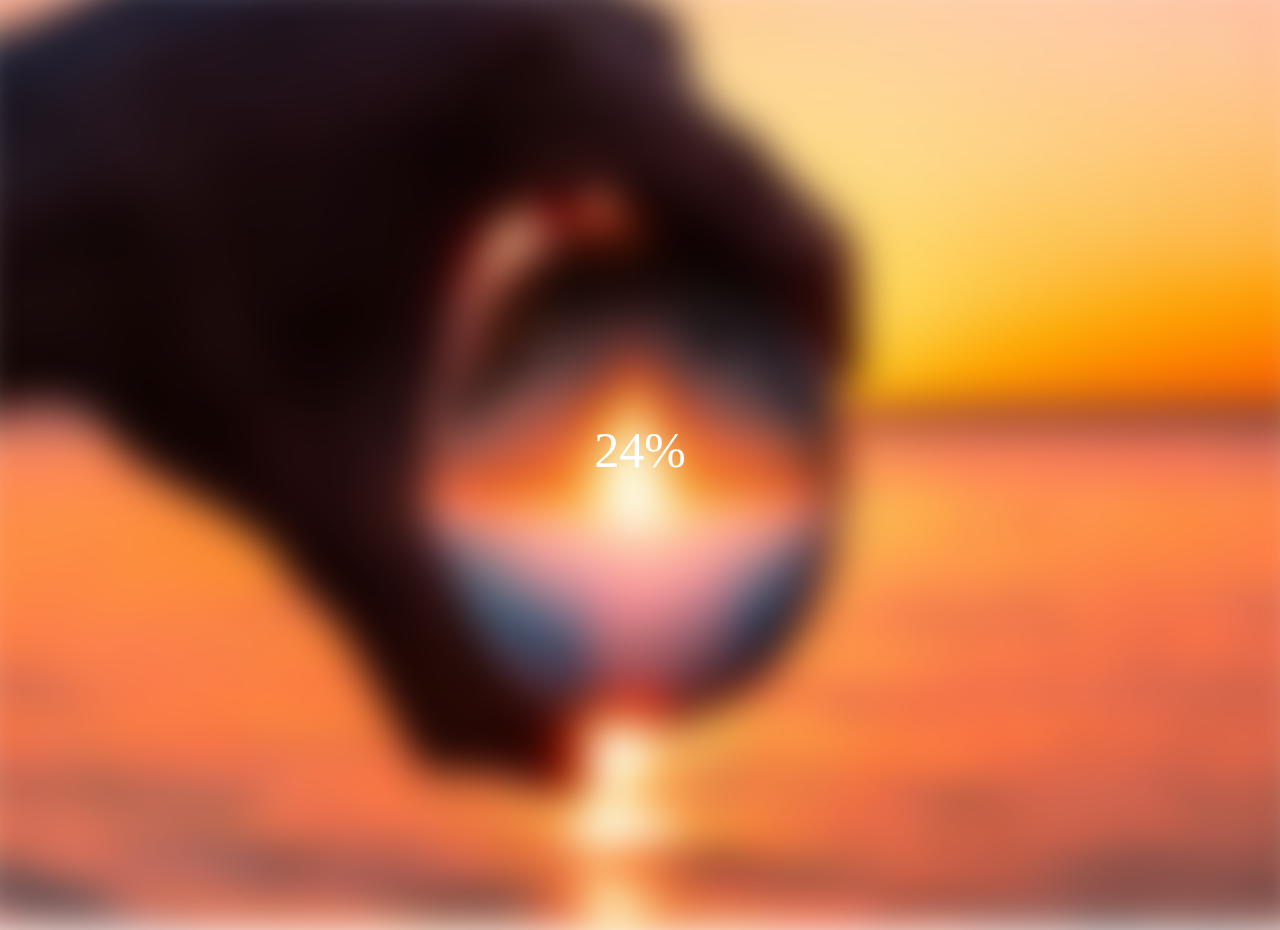
<file: bulludi loading/index.html>
<!DOCTYPE html>
<html lang="en">
<head>
  <meta charset="UTF-8">
  <meta name="viewport" content="width=device-width, initial-scale=1.0">
  <title>Document</title>
  <link rel="stylesheet" href="style.css">
</head>
<body>
  <div class="bg">
  </div>
  <div class="loading-text">0%</div>
  <script src="script.js"></script>
</body>
</html>
</file>
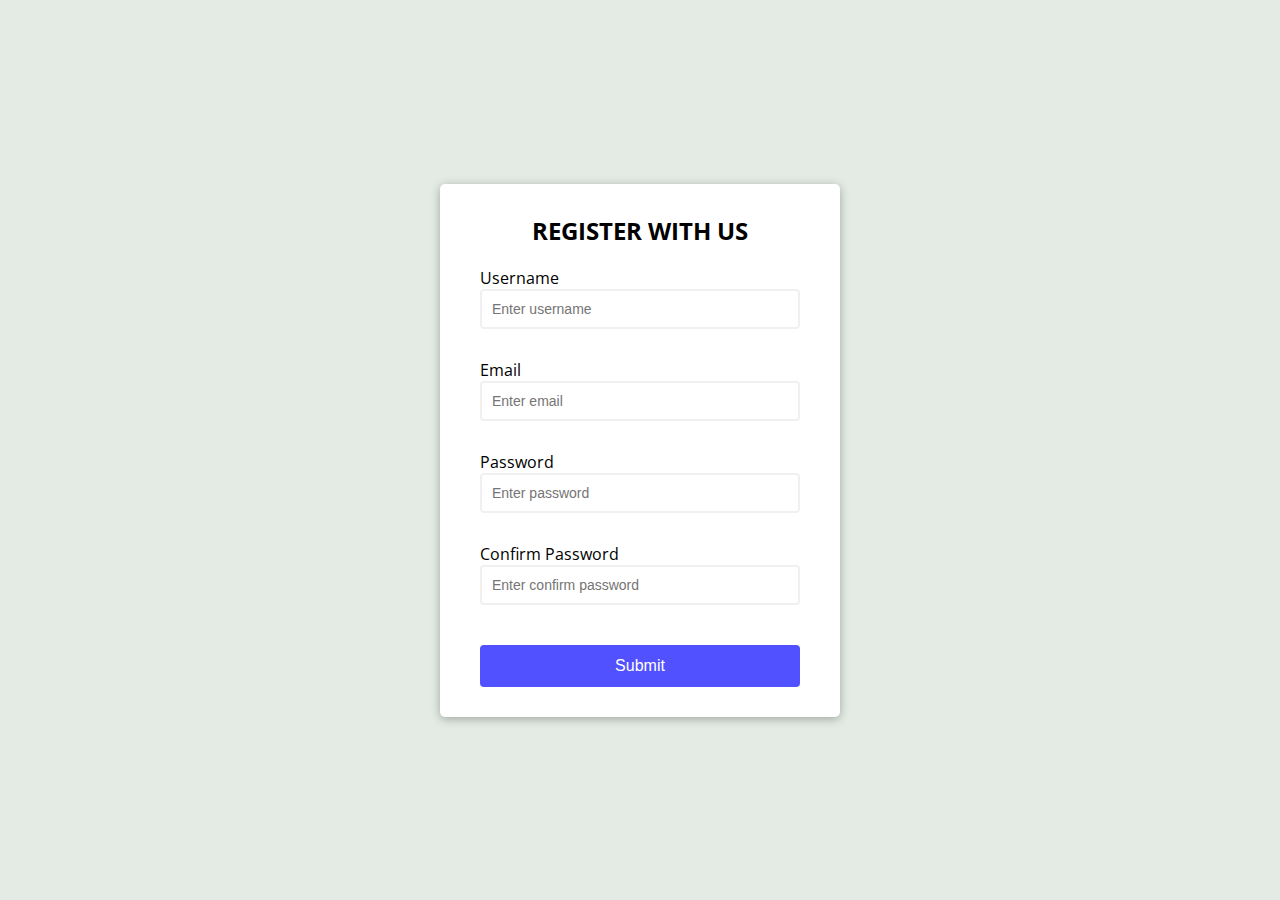
<file: form validator/index.html>
<!DOCTYPE html>
<html lang="en">
<head>
  <meta charset="UTF-8">
  <meta name="viewport" content="width=device-width, initial-scale=1.0">
  <title>Form validator</title>
  <link rel="stylesheet" href="style.css">
</head>
<body>
  <div class="container">
    <form  id="form" class="form">
          <h2>REGISTER WITH US</h2>
          <div class="form-control">
            <label for="username">Username</label>
            <input type="text" id="username" placeholder="Enter username">  
            <small>Error message</small>
          </div>
          <div class="form-control">
            <label for="email">Email</label>
            <input type="text" id="email" placeholder="Enter email">
            <small>Error message</small>
          </div>
          <div class="form-control">
            <label for="password">Password</label>
            <input type="password" id="password" placeholder="Enter password">
            <small>Error message</small>
          </div>
          <div class="form-control">
            <label for="password2">Confirm Password</label>
            <input type="password" id="password2" placeholder="Enter confirm password">
            <small>Error message</small>
          </div>
          <button>Submit</button>
     
    </form>
  </div>

<script src="script.js"></script>
</body>
</html>
</file>
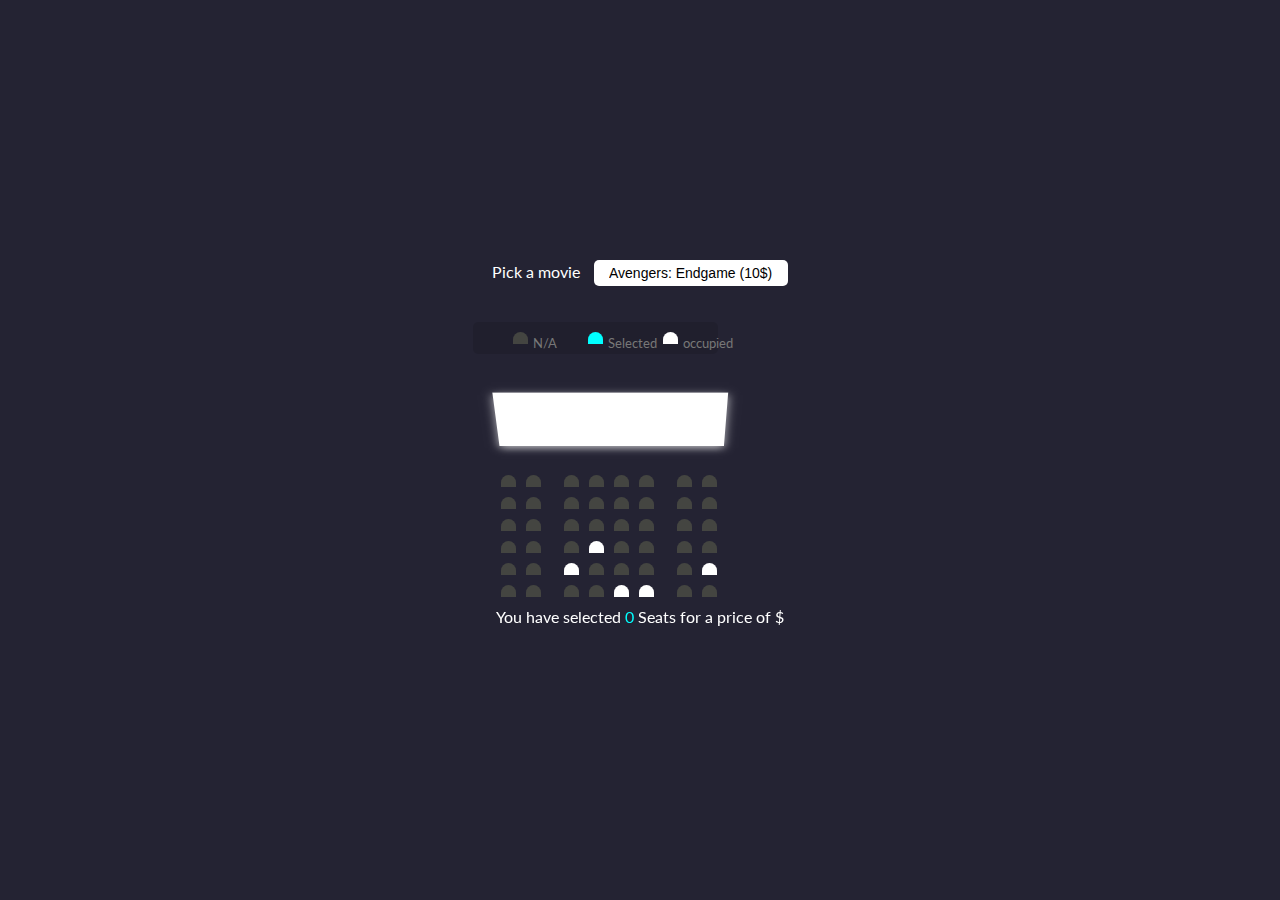
<file: movie seat booking/index.html>
<!DOCTYPE html>
<html lang="en">
<head>
  <meta charset="UTF-8">
  <meta name="viewport" content="width=device-width, initial-scale=1.0">
  <link rel="stylesheet" href="style.css">
  <title>Movie seat booking</title>
</head>
<body>
  <div class="movie-container">
    <label >Pick a movie</label>
    <select name="" id="movie">
      <option value="10">Avengers: Endgame (10$)</option>
      <option value="12">Joker (12$)</option>
      <option value="8">Toy Story 4 (8$)</option>
      <option value="9">The king Lion (10$)</option>
      <option value=""></option>

    </select>
  </div>
  <ul class="showcase">
    
          <li>
            <div class="seat">
              <small>N/A</small>
            </div>
          </li>
    <li>
      <div class="seat selected">
        <small>Selected</small>
      </div>
    </li>
<li>
  <div class="seat occupied">
    <small>occupied</small>
  </div>
</li>
  </ul>

  <div class="container">
    <div class="screen"></div>
<div class="row">
  <div class="seat"></div>
  <div class="seat"></div>
  <div class="seat"></div>
  <div class="seat"></div>
  <div class="seat"></div>
  <div class="seat"></div>
  <div class="seat"></div>
  <div class="seat"></div>
</div>
<div class="row">
  <div class="seat"></div>
  <div class="seat"></div>
  <div class="seat"></div>
  <div class="seat"></div>
  <div class="seat"></div>
  <div class="seat"></div>
  <div class="seat"></div>
  <div class="seat"></div>
</div>

<div class="row">
  <div class="seat"></div>
  <div class="seat"></div>
  <div class="seat"></div>
  <div class="seat"></div>
  <div class="seat"></div>
  <div class="seat"></div>
  <div class="seat"></div>
  <div class="seat"></div>
</div>

<div class="row">
  <div class="seat"></div>
  <div class="seat"></div>
  <div class="seat"></div>
  <div class="seat occupied"></div>
  <div class="seat"></div>
  <div class="seat"></div>
  <div class="seat"></div>
  <div class="seat"></div>
</div>

<div class="row">
  <div class="seat"></div>
  <div class="seat"></div>
  <div class="seat occupied"></div>
  <div class="seat"></div>
  <div class="seat"></div>
  <div class="seat"></div>
  <div class="seat"></div>
  <div class="seat occupied"></div>
</div>

<div class="row">
  <div class="seat"></div>
  <div class="seat"></div>
  <div class="seat"></div>
  <div class="seat"></div>
  <div class="seat occupied"></div>
  <div class="seat occupied"></div>
  <div class="seat"></div>
  <div class="seat"></div>
</div>
<p class="text">You have selected <span id="count">0 </span>Seats for a price of $ <span id="total"></span></p>
  </div>
  <script src="script.js"></script>
</body>
</html>
</file>
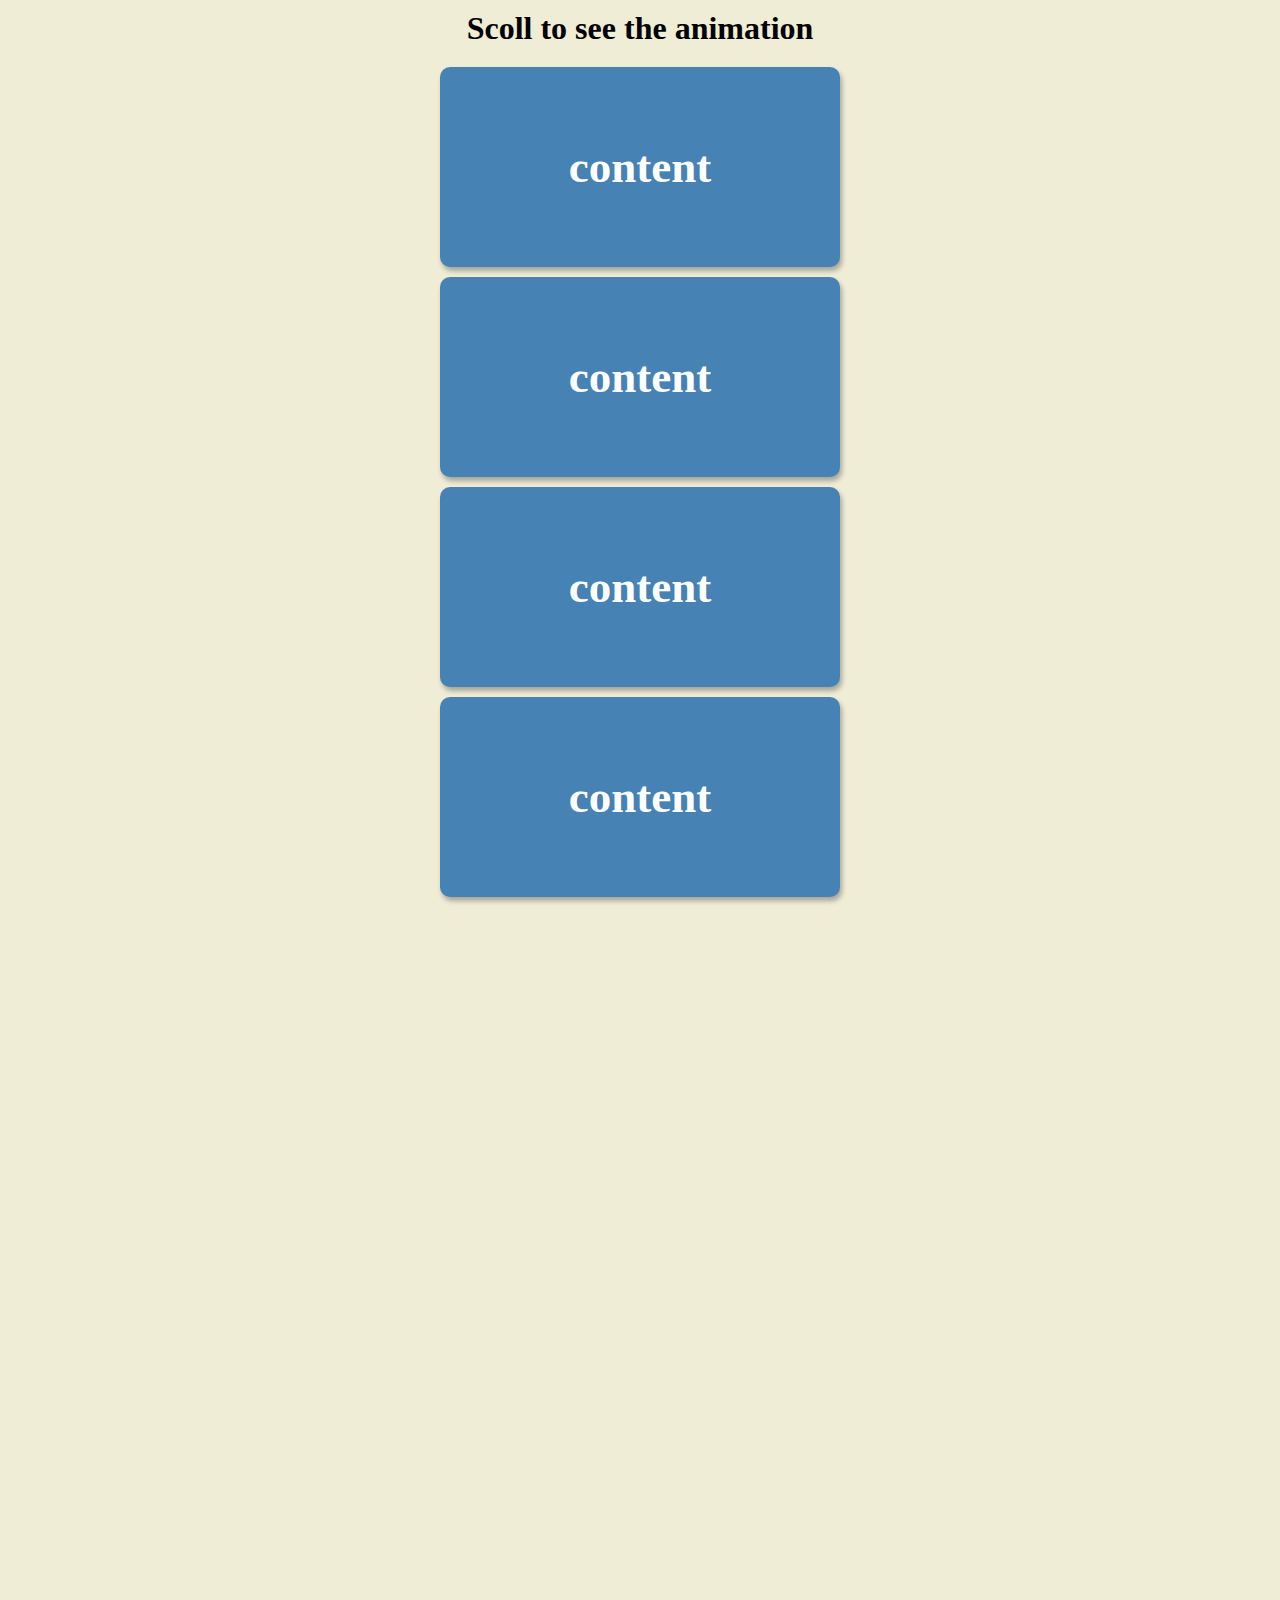
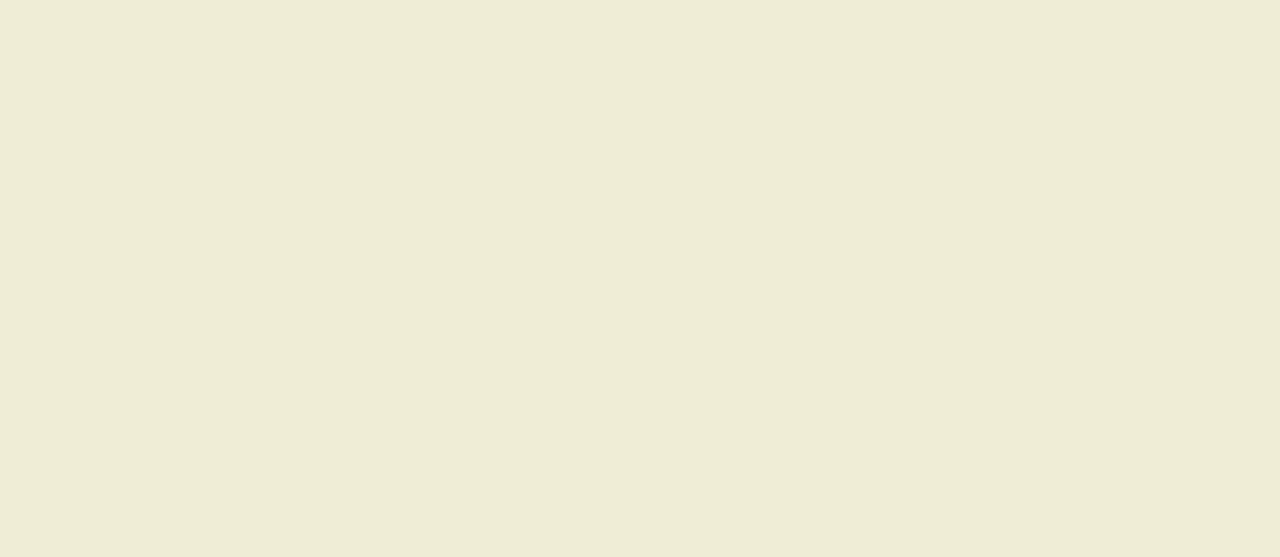
<file: scroll Animation/index.html>
<!DOCTYPE html>
<html lang="en">
<head>
  <meta charset="UTF-8">
  <meta name="viewport" content="width=device-width, initial-scale=1.0">
  <title>Scrool animation</title>
  <link rel="stylesheet" href="style.css">
</head>
<body>
<h1>Scoll to see the animation</h1>
<div class="box">
  <h2>content</h2>
</div>
<div class="box">
  <h2>content</h2>
</div>
<div class="box">
  <h2>content</h2>
</div>
<div class="box">
  <h2>content</h2>
</div>
<div class="box show">
  <h2>content</h2>
</div>
<div class="box">
  <h2>content</h2>
</div>
<div class="box">
  <h2>content</h2>
</div>
<div class="box">
  <h2>content</h2>
</div>
<div class="box">
  <h2>content</h2>
</div>
<div class="box">
  <h2>content</h2>
</div>

  <script src="script.js"></script>
</body>
</html>
</file>
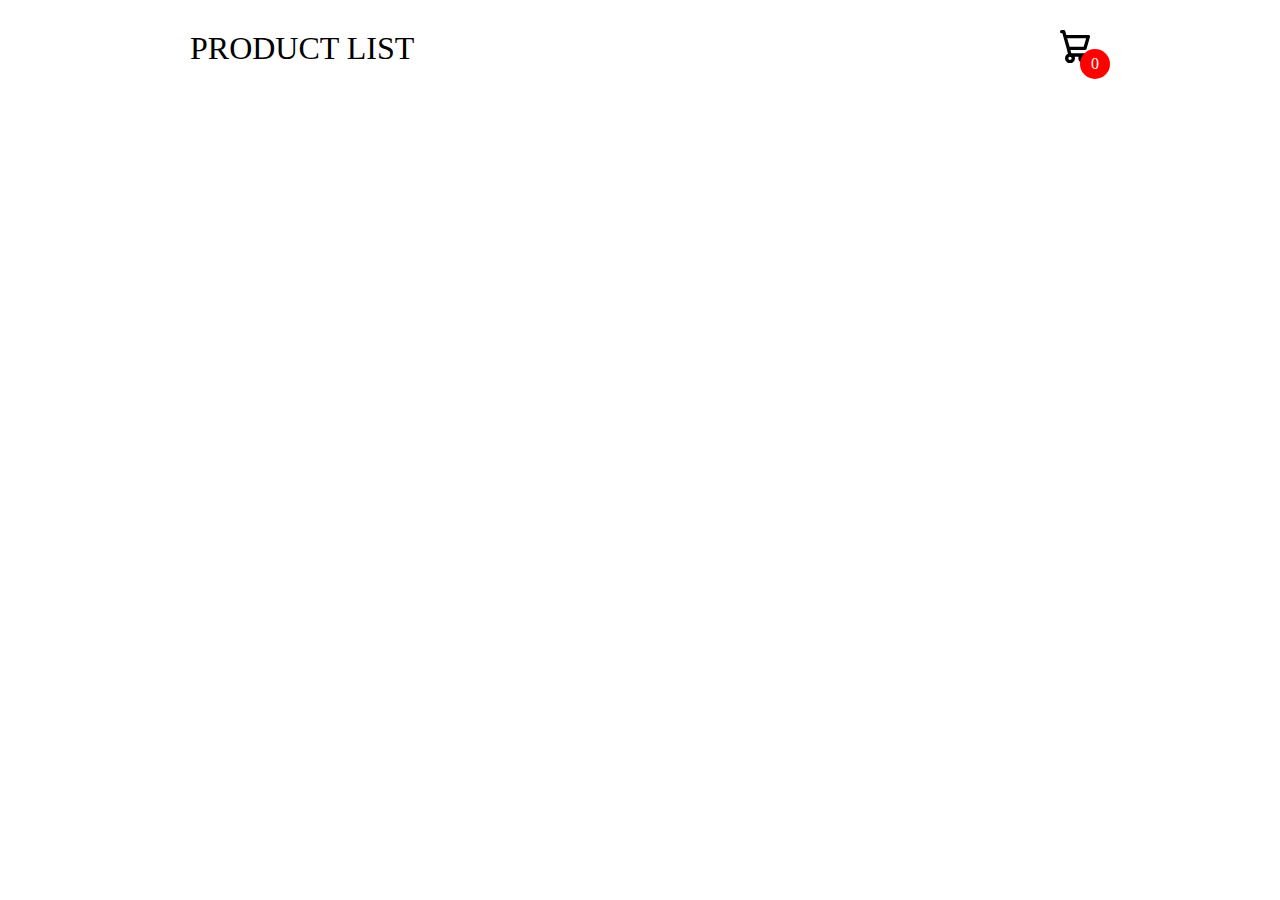
<file: add_to_cart_v3-main/add_to_cart_v3-main/index.html>
<!DOCTYPE html>
<html lang="en">
<head>
    <meta charset="UTF-8">
    <meta name="viewport" content="width=device-width, initial-scale=1.0">
    <title>Document</title>
    <link rel="stylesheet" href="style.css">
</head>
<body class="">
    
    <div class="container">
        <header>
            <div class="title">PRODUCT LIST</div>
            <div class="icon-cart">
                <svg aria-hidden="true" xmlns="http://www.w3.org/2000/svg" fill="none" viewBox="0 0 18 20">
                    <path stroke="currentColor" stroke-linecap="round" stroke-linejoin="round" stroke-width="2" d="M6 15a2 2 0 1 0 0 4 2 2 0 0 0 0-4Zm0 0h8m-8 0-1-4m9 4a2 2 0 1 0 0 4 2 2 0 0 0 0-4Zm-9-4h10l2-7H3m2 7L3 4m0 0-.792-3H1"/>
                </svg>
                <span>0</span>
            </div>
        </header>
        <div class="listProduct">

        </div>
    </div>
    <div class="cartTab">
        <h1>Shopping Cart</h1>
        <div class="listCart">
            
        </div>
        <div class="btn">
            <button class="close">CLOSE</button>
            <button class="checkOut">Check Out</button>
        </div>
    </div>

    <script src="app.js"></script>
</body>
</html>
</file>
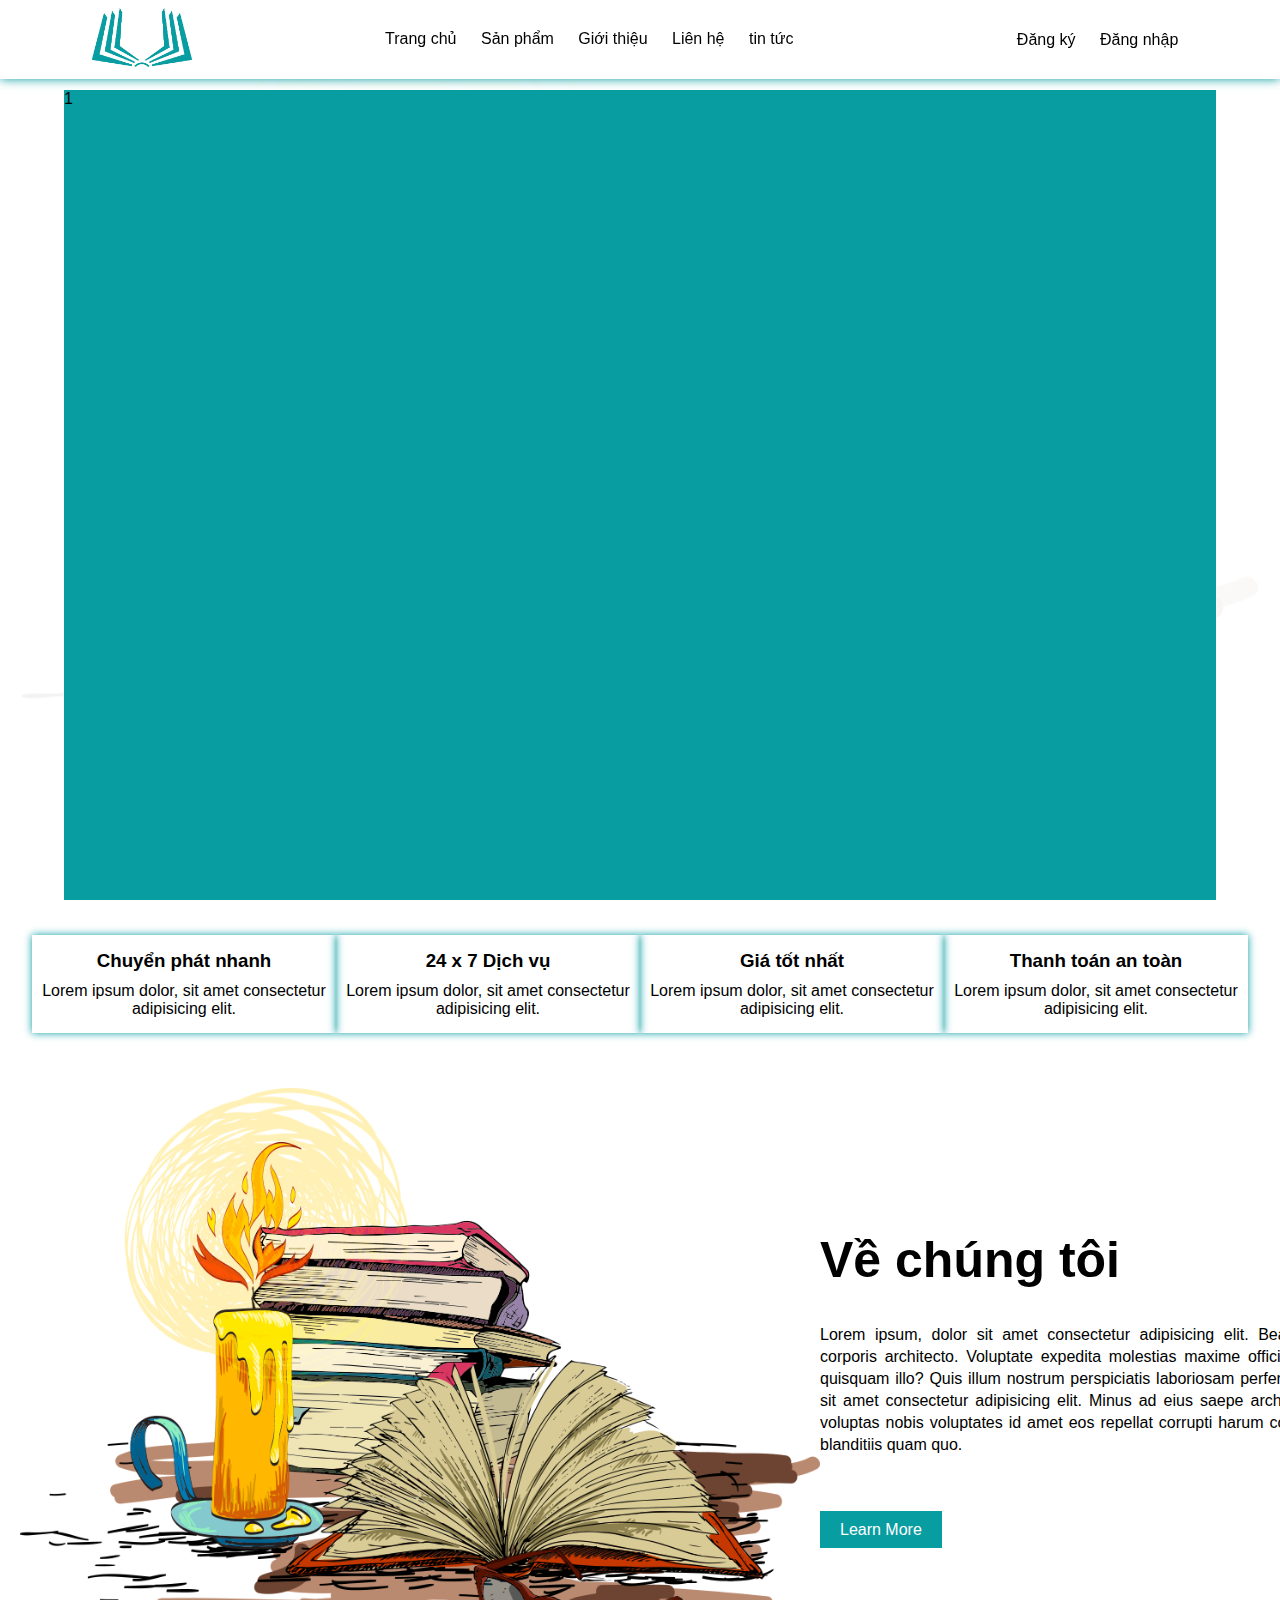
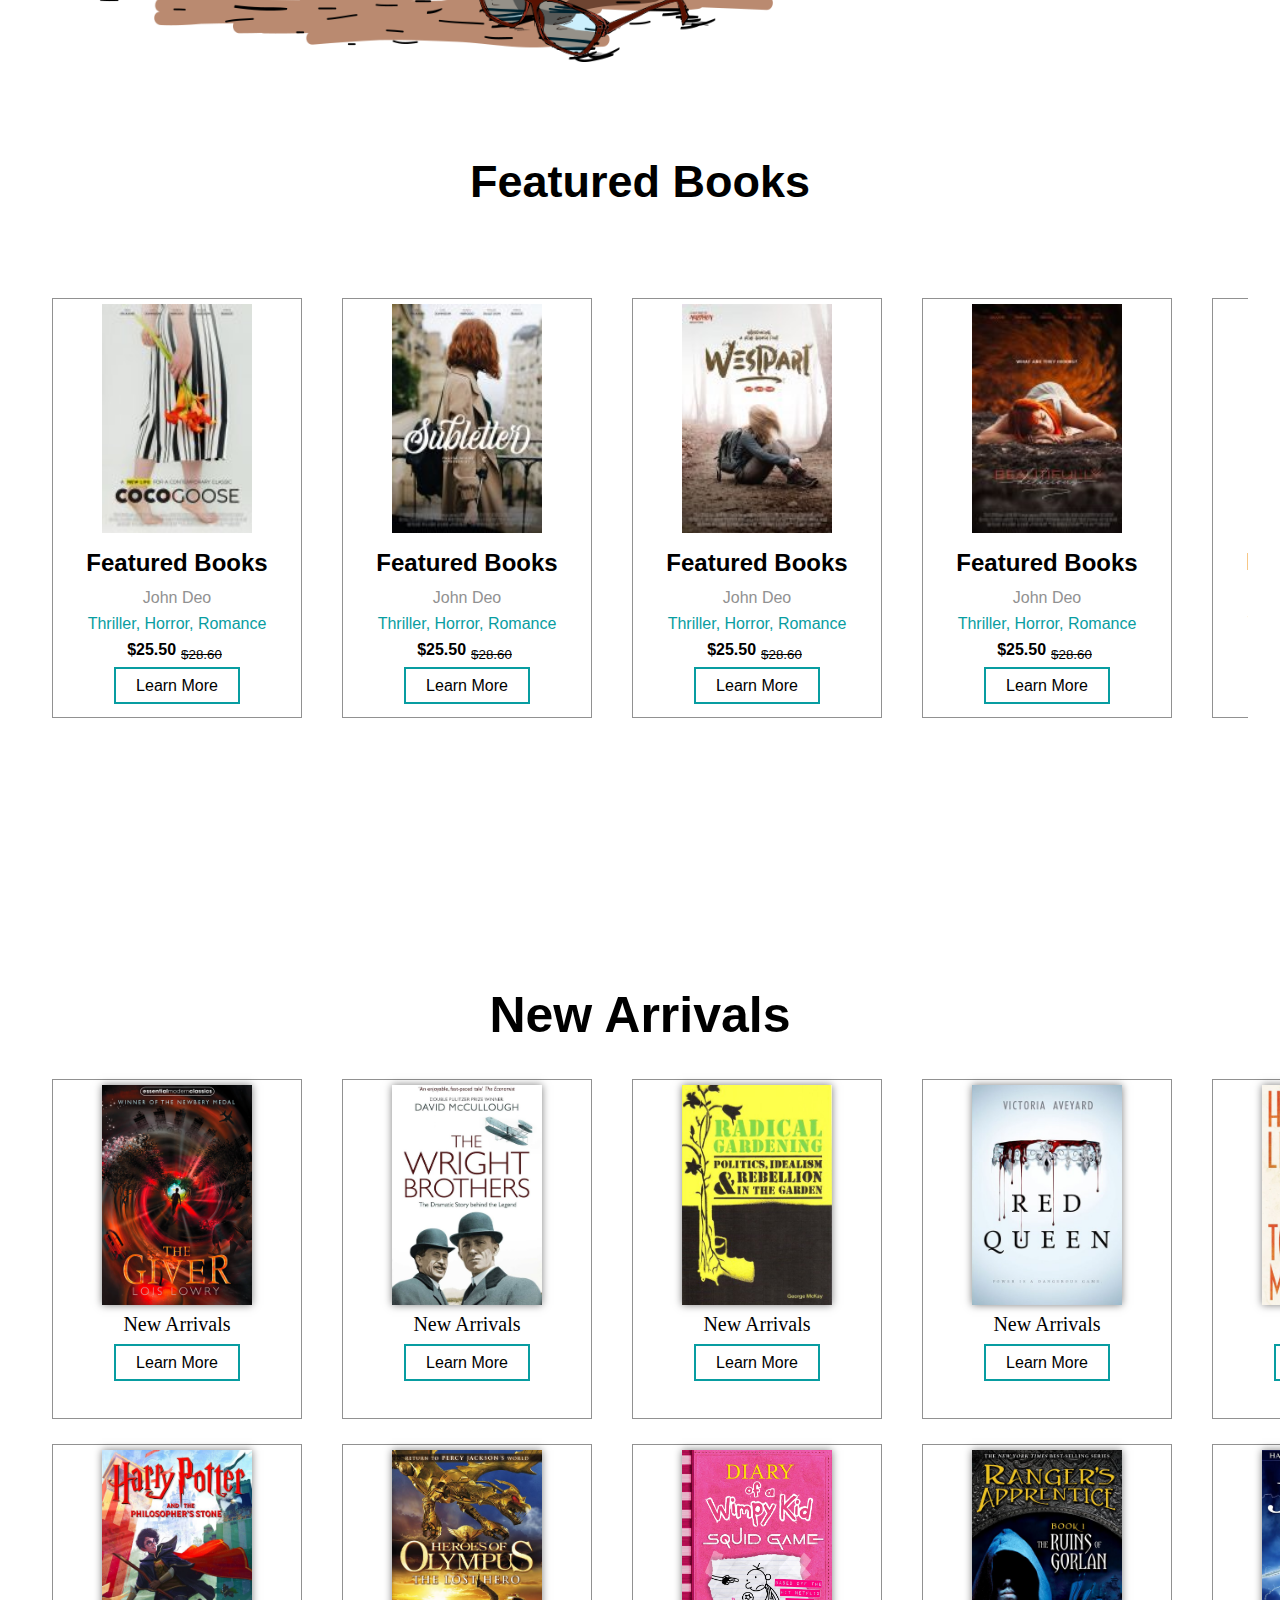
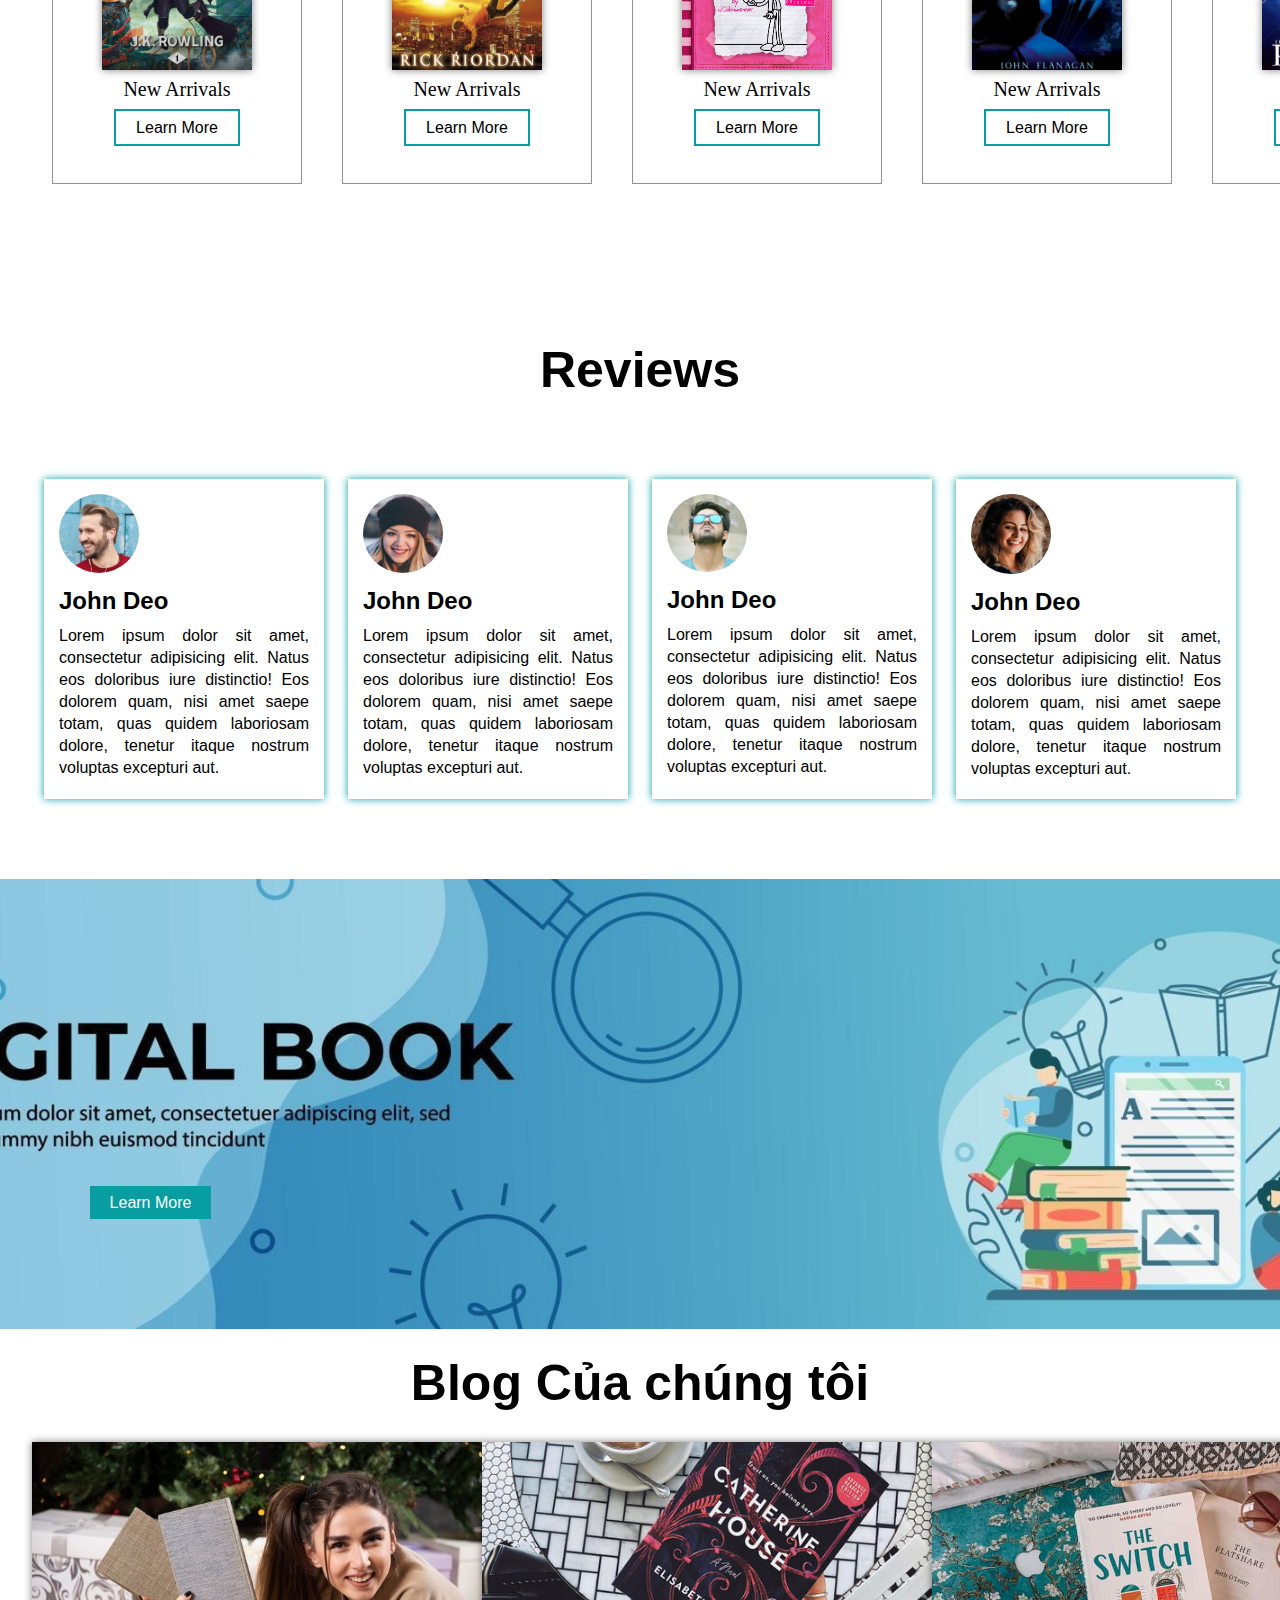
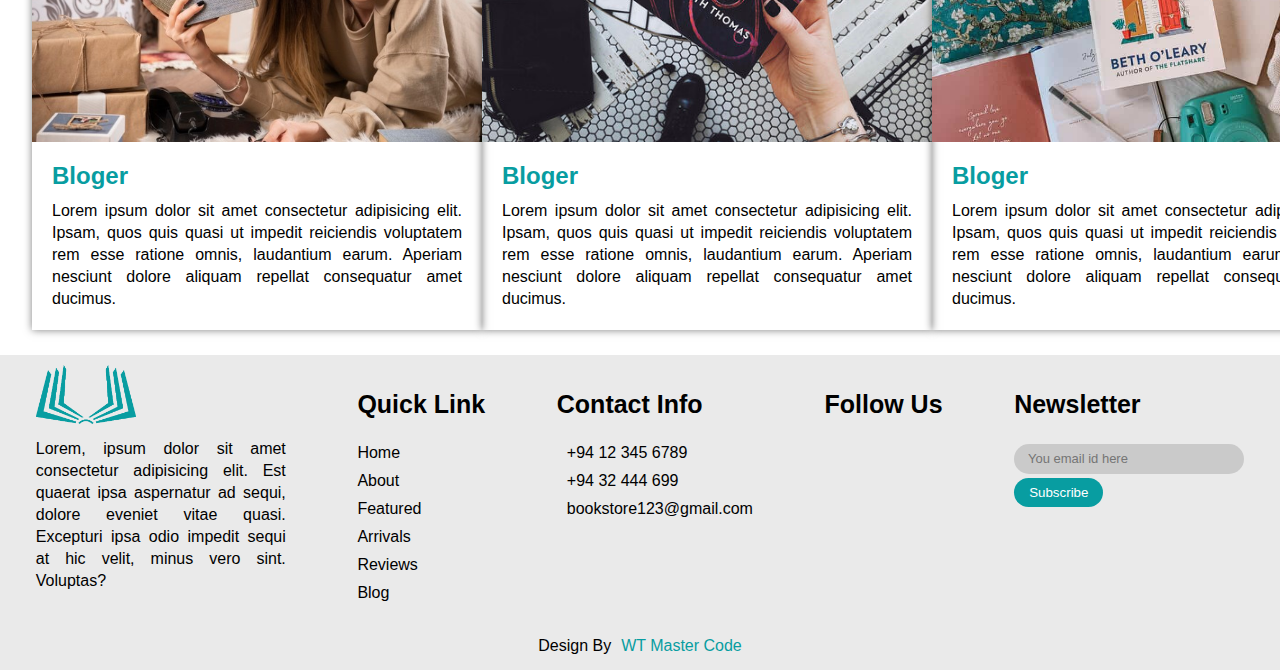
<file: Book_Store_Website_Part_3/Book Store Website Part 3/index.html>
<!DOCTYPE html>
<html lang="en">
<head>
    <meta charset="UTF-8">
    <meta http-equiv="X-UA-Compatible" content="IE=edge">
    <meta name="viewport" content="width=device-width, initial-scale=1.0">
    <title>Book Store Website</title>
    <link rel="stylesheet" href="style.css">
    <link rel="stylesheet" href="https://cdnjs.cloudflare.com/ajax/libs/font-awesome/6.1.1/css/all.min.css" integrity="sha512-KfkfwYDsLkIlwQp6LFnl8zNdLGxu9YAA1QvwINks4PhcElQSvqcyVLLD9aMhXd13uQjoXtEKNosOWaZqXgel0g==" crossorigin="anonymous" referrerpolicy="no-referrer" />
</head>
<body>
    
    <section>

        <nav>

            <div class="logo">
                <img src="image/logo.png">
            </div>

            <ul>
                <li><a href="#Home">Trang chủ</a></li>
                <li><a href="./product.html">Sản phẩm</a></li>
                <li><a href="#About">Giới thiệu</a></li>
                <li><a href="#Arrivals">Liên hệ</a></li>
                <li><a href="#news">tin tức</a></li>
            </ul>

            <div class="social_icon">
                <ul>
                </ul>
                <i class="fa-solid fa-magnifying-glass"></i>
                <i class="fa-solid fa-heart"></i>
                <li   class="signUp"> <a href="./dangky.html">Đăng ký</a></li>
                <li class="login"> <a href="./dangnhap.html">Đăng nhập</a></li>
            </div>

        </nav>

        <div class="main">

            <!-- <div class="main_tag">
                <h1>WELCOME TO<br><span>BOOK STORE</span></h1>

                <p>
                    Lorem ipsum dolor sit amet consectetur adipisicing elit. Assumenda molestias atque laborum 
                    non fuga ex deserunt. Exercitationem velit ducimus praesentium, obcaecati hic voluptate id 
                    tenetur fuga illum quidem omnis? Rerum?
                </p>
                <a href="#" class="main_btn">Learn More</a>

            </div> -->

            <div class="main_img">
              <div class="item el1">1</div>
              
        </div>

    </section>




    <!--Services-->

    <div class="services">

        <div class="services_box">

            <div class="services_card">
                <i class="fa-solid fa-truck-fast"></i>
                <h3>Chuyển phát nhanh</h3>
                <p>
                    Lorem ipsum dolor, sit amet consectetur adipisicing elit. 
                </p>
            </div>

            <div class="services_card">
                <i class="fa-solid fa-headset"></i>
                <h3>24 x 7 Dịch vụ</h3>
                <p>
                    Lorem ipsum dolor, sit amet consectetur adipisicing elit. 
                </p>
            </div>

            <div class="services_card">
                <i class="fa-solid fa-tag"></i>
                <h3>Giá tốt nhất</h3>
                <p>
                    Lorem ipsum dolor, sit amet consectetur adipisicing elit. 
                </p>
            </div>

            <div class="services_card">
                <i class="fa-solid fa-lock"></i>
                <h3>Thanh toán an toàn</h3>
                <p>
                    Lorem ipsum dolor, sit amet consectetur adipisicing elit. 
                </p>
            </div>

        </div>

    </div>




    <!--About-->

    <div class="about">

        <div class="about_image">
            <img src="image/about.png">
        </div>
        <div class="about_tag">
            <h1>Về chúng tôi</h1>
            <p>
                Lorem ipsum, dolor sit amet consectetur adipisicing elit. Beatae cumque atque dolor corporis 
                architecto. Voluptate expedita molestias maxime officia natus consectetur dolor quisquam illo? 
                Quis illum nostrum perspiciatis laboriosam perferendis? Lorem ipsum dolor sit amet consectetur 
                adipisicing elit. Minus ad eius saepe architecto aperiam laboriosam voluptas nobis voluptates 
                id amet eos repellat corrupti harum consectetur, dolorum dolore blanditiis quam quo.
            </p>
            <a href="#" class="about_btn">Learn More</a>
        </div>

    </div>





    <!--Books-->

    <div class="featured_boks">

        <h1>Featured Books</h1>

        <div class="featured_book_box">

            <div class="featured_book_card">

                <div class="featurde_book_img">
                    <img src="image/book_1.jpg">
                </div>

                <div class="featurde_book_tag">
                    <h2>Featured Books</h2>
                    <p class="writer">John Deo</p>
                    <div class="categories">Thriller, Horror, Romance</div>
                    <p class="book_price">$25.50<sub><del>$28.60</del></sub></p>
                    <a href="#" class="f_btn">Learn More</a>
                </div>               

            </div>

            <div class="featured_book_card">

                <div class="featurde_book_img">
                    <img src="image/book_2.jpg">
                </div>

                <div class="featurde_book_tag">
                    <h2>Featured Books</h2>
                    <p class="writer">John Deo</p>
                    <div class="categories">Thriller, Horror, Romance</div>
                    <p class="book_price">$25.50<sub><del>$28.60</del></sub></p>
                    <a href="#" class="f_btn">Learn More</a>
                </div>               

            </div>

            <div class="featured_book_card">

                <div class="featurde_book_img">
                    <img src="image/book_3.jpg">
                </div>

                <div class="featurde_book_tag">
                    <h2>Featured Books</h2>
                    <p class="writer">John Deo</p>
                    <div class="categories">Thriller, Horror, Romance</div>
                    <p class="book_price">$25.50<sub><del>$28.60</del></sub></p>
                    <a href="#" class="f_btn">Learn More</a>
                </div>               

            </div>

            <div class="featured_book_card">

                <div class="featurde_book_img">
                    <img src="image/book_4.jpg">
                </div>

                <div class="featurde_book_tag">
                    <h2>Featured Books</h2>
                    <p class="writer">John Deo</p>
                    <div class="categories">Thriller, Horror, Romance</div>
                    <p class="book_price">$25.50<sub><del>$28.60</del></sub></p>
                    <a href="#" class="f_btn">Learn More</a>
                </div>               

            </div>

            <div class="featured_book_card">

                <div class="featurde_book_img">
                    <img src="image/book_5.jpg">
                </div>

                <div class="featurde_book_tag">
                    <h2>Featured Books</h2>
                    <p class="writer">John Deo</p>
                    <div class="categories">Thriller, Horror, Romance</div>
                    <p class="book_price">$25.50<sub><del>$28.60</del></sub></p>
                    <a href="#" class="f_btn">Learn More</a>
                </div>               

            </div>
            
            <div class="featured_book_card">

                <div class="featurde_book_img">
                    <img src="image/book_6.jpg">
                </div>

                <div class="featurde_book_tag">
                    <h2>Featured Books</h2>
                    <p class="writer">John Deo</p>
                    <div class="categories">Thriller, Horror, Romance</div>
                    <p class="book_price">$25.50<sub><del>$28.60</del></sub></p>
                    <a href="#" class="f_btn">Learn More</a>
                </div>               

            </div>

            <div class="featured_book_card">

                <div class="featurde_book_img">
                    <img src="image/book_7.png">
                </div>

                <div class="featurde_book_tag">
                    <h2>Featured Books</h2>
                    <p class="writer">John Deo</p>
                    <div class="categories">Thriller, Horror, Romance</div>
                    <p class="book_price">$25.50<sub><del>$28.60</del></sub></p>
                    <a href="#" class="f_btn">Learn More</a>
                </div>               

            </div>

            <div class="featured_book_card">

                <div class="featurde_book_img">
                    <img src="image/book_8.png">
                </div>

                <div class="featurde_book_tag">
                    <h2>Featured Books</h2>
                    <p class="writer">John Deo</p>
                    <div class="categories">Thriller, Horror, Romance</div>
                    <p class="book_price">$25.50<sub><del>$28.60</del></sub></p>
                    <a href="#" class="f_btn">Learn More</a>
                </div>               

            </div>

            <div class="featured_book_card">

                <div class="featurde_book_img">
                    <img src="image/book_9.jpg">
                </div>

                <div class="featurde_book_tag">
                    <h2>Featured Books</h2>
                    <p class="writer">John Deo</p>
                    <div class="categories">Thriller, Horror, Romance</div>
                    <p class="book_price">$25.50<sub><del>$28.60</del></sub></p>
                    <a href="#" class="f_btn">Learn More</a>
                </div>               

            </div>

            <div class="featured_book_card">

                <div class="featurde_book_img">
                    <img src="image/book_10.png">
                </div>

                <div class="featurde_book_tag">
                    <h2>Featured Books</h2>
                    <p class="writer">John Deo</p>
                    <div class="categories">Thriller, Horror, Romance</div>
                    <p class="book_price">$25.50<sub><del>$28.60</del></sub></p>
                    <a href="#" class="f_btn">Learn More</a>
                </div>               

            </div>

            <div class="featured_book_card">

                <div class="featurde_book_img">
                    <img src="image/book_11.jpg">
                </div>

                <div class="featurde_book_tag">
                    <h2>Featured Books</h2>
                    <p class="writer">John Deo</p>
                    <div class="categories">Thriller, Horror, Romance</div>
                    <p class="book_price">$25.50<sub><del>$28.60</del></sub></p>
                    <a href="#" class="f_btn">Learn More</a>
                </div>               

            </div>

            <div class="featured_book_card">

                <div class="featurde_book_img">
                    <img src="image/book_12.png">
                </div>

                <div class="featurde_book_tag">
                    <h2>Featured Books</h2>
                    <p class="writer">John Deo</p>
                    <div class="categories">Thriller, Horror, Romance</div>
                    <p class="book_price">$25.50<sub><del>$28.60</del></sub></p>
                    <a href="#" class="f_btn">Learn More</a>
                </div>               

            </div>

            <div class="featured_book_card">

                <div class="featurde_book_img">
                    <img src="image/book_13.png">
                </div>

                <div class="featurde_book_tag">
                    <h2>Featured Books</h2>
                    <p class="writer">John Deo</p>
                    <div class="categories">Thriller, Horror, Romance</div>
                    <p class="book_price">$25.50<sub><del>$28.60</del></sub></p>
                    <a href="#" class="f_btn">Learn More</a>
                </div>               

            </div>

            <div class="featured_book_card">

                <div class="featurde_book_img">
                    <img src="image/book_14.png">
                </div>

                <div class="featurde_book_tag">
                    <h2>Featured Books</h2>
                    <p class="writer">John Deo</p>
                    <div class="categories">Thriller, Horror, Romance</div>
                    <p class="book_price">$25.50<sub><del>$28.60</del></sub></p>
                    <a href="#" class="f_btn">Learn More</a>
                </div>               

            </div>

            <div class="featured_book_card">

                <div class="featurde_book_img">
                    <img src="image/book_15.png">
                </div>

                <div class="featurde_book_tag">
                    <h2>Featured Books</h2>
                    <p class="writer">John Deo</p>
                    <div class="categories">Thriller, Horror, Romance</div>
                    <p class="book_price">$25.50<sub><del>$28.60</del></sub></p>
                    <a href="#" class="f_btn">Learn More</a>
                </div>               

            </div>

            

        </div>

    </div>



    
    <!--Arrivals-->

    <div class="arrivals">
        <h1>New Arrivals</h1>

        <div class="arrivals_box">

            <div class="arrivals_card">
                <div class="arrivals_image">
                    <img src="image/arrival_1.jpg">
                </div>
                <div class="arrivals_tag">
                    <p>New Arrivals</p>
                    <div class="arrivals_icon">
                        <i class="fa-solid fa-star"></i>
                        <i class="fa-solid fa-star"></i>
                        <i class="fa-solid fa-star"></i>
                        <i class="fa-solid fa-star"></i>
                        <i class="fa-solid fa-star-half-stroke"></i>
                    </div>
                    <a href="#" class="arrivals_btn">Learn More</a>
                </div>
            </div>

            <div class="arrivals_card">
                <div class="arrivals_image">
                    <img src="image/arrival_2.jpg">
                </div>
                <div class="arrivals_tag">
                    <p>New Arrivals</p>
                    <div class="arrivals_icon">
                        <i class="fa-solid fa-star"></i>
                        <i class="fa-solid fa-star"></i>
                        <i class="fa-solid fa-star"></i>
                        <i class="fa-solid fa-star"></i>
                        <i class="fa-solid fa-star-half-stroke"></i>
                    </div>
                    <a href="#" class="arrivals_btn">Learn More</a>
                </div>
            </div>

            <div class="arrivals_card">
                <div class="arrivals_image">
                    <img src="image/arrival_3.jpg">
                </div>
                <div class="arrivals_tag">
                    <p>New Arrivals</p>
                    <div class="arrivals_icon">
                        <i class="fa-solid fa-star"></i>
                        <i class="fa-solid fa-star"></i>
                        <i class="fa-solid fa-star"></i>
                        <i class="fa-solid fa-star"></i>
                        <i class="fa-solid fa-star-half-stroke"></i>
                    </div>
                    <a href="#" class="arrivals_btn">Learn More</a>
                </div>
            </div>

            <div class="arrivals_card">
                <div class="arrivals_image">
                    <img src="image/arrival_4.jpg">
                </div>
                <div class="arrivals_tag">
                    <p>New Arrivals</p>
                    <div class="arrivals_icon">
                        <i class="fa-solid fa-star"></i>
                        <i class="fa-solid fa-star"></i>
                        <i class="fa-solid fa-star"></i>
                        <i class="fa-solid fa-star"></i>
                        <i class="fa-solid fa-star-half-stroke"></i>
                    </div>
                    <a href="#" class="arrivals_btn">Learn More</a>
                </div>
            </div>

            <div class="arrivals_card">
                <div class="arrivals_image">
                    <img src="image/arrival_5.jpg">
                </div>
                <div class="arrivals_tag">
                    <p>New Arrivals</p>
                    <div class="arrivals_icon">
                        <i class="fa-solid fa-star"></i>
                        <i class="fa-solid fa-star"></i>
                        <i class="fa-solid fa-star"></i>
                        <i class="fa-solid fa-star"></i>
                        <i class="fa-solid fa-star-half-stroke"></i>
                    </div>
                    <a href="#" class="arrivals_btn">Learn More</a>
                </div>
            </div>

            <div class="arrivals_card">
                <div class="arrivals_image">
                    <img src="image/arrival_6.jpg">
                </div>
                <div class="arrivals_tag">
                    <p>New Arrivals</p>
                    <div class="arrivals_icon">
                        <i class="fa-solid fa-star"></i>
                        <i class="fa-solid fa-star"></i>
                        <i class="fa-solid fa-star"></i>
                        <i class="fa-solid fa-star"></i>
                        <i class="fa-solid fa-star-half-stroke"></i>
                    </div>
                    <a href="#" class="arrivals_btn">Learn More</a>
                </div>
            </div>

            <div class="arrivals_card">
                <div class="arrivals_image">
                    <img src="image/arrival_7.jpg">
                </div>
                <div class="arrivals_tag">
                    <p>New Arrivals</p>
                    <div class="arrivals_icon">
                        <i class="fa-solid fa-star"></i>
                        <i class="fa-solid fa-star"></i>
                        <i class="fa-solid fa-star"></i>
                        <i class="fa-solid fa-star"></i>
                        <i class="fa-solid fa-star-half-stroke"></i>
                    </div>
                    <a href="#" class="arrivals_btn">Learn More</a>
                </div>
            </div>

            <div class="arrivals_card">
                <div class="arrivals_image">
                    <img src="image/arrival_8.webp">
                </div>
                <div class="arrivals_tag">
                    <p>New Arrivals</p>
                    <div class="arrivals_icon">
                        <i class="fa-solid fa-star"></i>
                        <i class="fa-solid fa-star"></i>
                        <i class="fa-solid fa-star"></i>
                        <i class="fa-solid fa-star"></i>
                        <i class="fa-solid fa-star-half-stroke"></i>
                    </div>
                    <a href="#" class="arrivals_btn">Learn More</a>
                </div>
            </div>

            <div class="arrivals_card">
                <div class="arrivals_image">
                    <img src="image/arrival_9.jpg">
                </div>
                <div class="arrivals_tag">
                    <p>New Arrivals</p>
                    <div class="arrivals_icon">
                        <i class="fa-solid fa-star"></i>
                        <i class="fa-solid fa-star"></i>
                        <i class="fa-solid fa-star"></i>
                        <i class="fa-solid fa-star"></i>
                        <i class="fa-solid fa-star-half-stroke"></i>
                    </div>
                    <a href="#" class="arrivals_btn">Learn More</a>
                </div>
            </div>

            <div class="arrivals_card">
                <div class="arrivals_image">
                    <img src="image/arrival_10.jpg">
                </div>
                <div class="arrivals_tag">
                    <p>New Arrivals</p>
                    <div class="arrivals_icon">
                        <i class="fa-solid fa-star"></i>
                        <i class="fa-solid fa-star"></i>
                        <i class="fa-solid fa-star"></i>
                        <i class="fa-solid fa-star"></i>
                        <i class="fa-solid fa-star-half-stroke"></i>
                    </div>
                    <a href="#" class="arrivals_btn">Learn More</a>
                </div>
            </div>

        </div>

    </div>





    <!--reviews-->

    <div class="reviews">
        <h1>Reviews</h1>

        <div class="review_box">

            <div class="review_card">
                <i class="fa-solid fa-quote-right"></i>
                <div class="card_top">
                    <img src="image/review_1.png">
                </div>
                <div class="card">
                    <h2>John Deo</h2>
                    <p>Lorem ipsum dolor sit amet, consectetur adipisicing elit. Natus eos doloribus iure 
                        distinctio! Eos dolorem quam, nisi amet saepe totam, quas quidem laboriosam dolore, 
                        tenetur itaque nostrum voluptas excepturi aut.
                    </p>
                    <div class="review_icon">
                        <i class="fa-solid fa-star"></i>
                        <i class="fa-solid fa-star"></i>
                        <i class="fa-solid fa-star"></i>
                        <i class="fa-solid fa-star"></i>
                        <i class="fa-solid fa-star-half-stroke"></i>
                    </div>
                </div>
            </div>

            <div class="review_card">
                <i class="fa-solid fa-quote-right"></i>
                <div class="card_top">
                    <img src="image/review_2.png">
                </div>
                <div class="card">
                    <h2>John Deo</h2>
                    <p>Lorem ipsum dolor sit amet, consectetur adipisicing elit. Natus eos doloribus iure 
                        distinctio! Eos dolorem quam, nisi amet saepe totam, quas quidem laboriosam dolore, 
                        tenetur itaque nostrum voluptas excepturi aut.
                    </p>
                    <div class="review_icon">
                        <i class="fa-solid fa-star"></i>
                        <i class="fa-solid fa-star"></i>
                        <i class="fa-solid fa-star"></i>
                        <i class="fa-solid fa-star"></i>
                        <i class="fa-solid fa-star-half-stroke"></i>
                    </div>
                </div>
            </div>

            <div class="review_card">
                <i class="fa-solid fa-quote-right"></i>
                <div class="card_top">
                    <img src="image/review_3.png">
                </div>
                <div class="card">
                    <h2>John Deo</h2>
                    <p>Lorem ipsum dolor sit amet, consectetur adipisicing elit. Natus eos doloribus iure 
                        distinctio! Eos dolorem quam, nisi amet saepe totam, quas quidem laboriosam dolore, 
                        tenetur itaque nostrum voluptas excepturi aut.
                    </p>
                    <div class="review_icon">
                        <i class="fa-solid fa-star"></i>
                        <i class="fa-solid fa-star"></i>
                        <i class="fa-solid fa-star"></i>
                        <i class="fa-solid fa-star"></i>
                        <i class="fa-solid fa-star-half-stroke"></i>
                    </div>
                </div>
            </div>

            <div class="review_card">
                <i class="fa-solid fa-quote-right"></i>
                <div class="card_top">
                    <img src="image/review_4.png">
                </div>
                <div class="card">
                    <h2>John Deo</h2>
                    <p>Lorem ipsum dolor sit amet, consectetur adipisicing elit. Natus eos doloribus iure 
                        distinctio! Eos dolorem quam, nisi amet saepe totam, quas quidem laboriosam dolore, 
                        tenetur itaque nostrum voluptas excepturi aut.
                    </p>
                    <div class="review_icon">
                        <i class="fa-solid fa-star"></i>
                        <i class="fa-solid fa-star"></i>
                        <i class="fa-solid fa-star"></i>
                        <i class="fa-solid fa-star"></i>
                        <i class="fa-solid fa-star-half-stroke"></i>
                    </div>
                </div>
            </div>

        </div>

    </div>



    <!--Banner-->

    <div class="banner">
        <a href="#" class="banner_btn">Learn More</a>
    </div>





    <!--Blog-->
    
    <div class="blog">
        <h1>Blog Của chúng tôi</h1>
        <div class="blog_box">

            <div class="blog_card">
                <div class="blog_img">
                    <img src="image/blog_1.jpg">
                </div>
                <div class="blog_tag">
                    <h2>Bloger</h2>
                    <p>
                        Lorem ipsum dolor sit amet consectetur adipisicing elit. Ipsam, quos quis quasi ut 
                        impedit reiciendis voluptatem rem esse ratione omnis, laudantium earum. Aperiam 
                        nesciunt dolore aliquam repellat consequatur amet ducimus.
                    </p>
                    <div class="blog_icon">
                        <i class="fa-solid fa-calendar-days"></i>
                        <i class="fa-solid fa-heart"></i>
                    </div>
                </div>
            </div>

            <div class="blog_card">
                <div class="blog_img">
                    <img src="image/blog_2.jpg">
                </div>
                <div class="blog_tag">
                    <h2>Bloger</h2>
                    <p>
                        Lorem ipsum dolor sit amet consectetur adipisicing elit. Ipsam, quos quis quasi ut 
                        impedit reiciendis voluptatem rem esse ratione omnis, laudantium earum. Aperiam 
                        nesciunt dolore aliquam repellat consequatur amet ducimus.
                    </p>
                    <div class="blog_icon">
                        <i class="fa-solid fa-calendar-days"></i>
                        <i class="fa-solid fa-heart"></i>
                    </div>
                </div>
            </div>

            <div class="blog_card">
                <div class="blog_img">
                    <img src="image/blog_3.jpg">
                </div>
                <div class="blog_tag">
                    <h2>Bloger</h2>
                    <p>
                        Lorem ipsum dolor sit amet consectetur adipisicing elit. Ipsam, quos quis quasi ut 
                        impedit reiciendis voluptatem rem esse ratione omnis, laudantium earum. Aperiam 
                        nesciunt dolore aliquam repellat consequatur amet ducimus.
                    </p>
                    <div class="blog_icon">
                        <i class="fa-solid fa-calendar-days"></i>
                        <i class="fa-solid fa-heart"></i>
                    </div>
                </div>
            </div>

        </div>
    </div>





    <!--Footer-->

    <footer>
        <div class="footer_main">

            <div class="tag">
                <img src="image/logo.png">
                <p>
                    Lorem, ipsum dolor sit amet consectetur adipisicing elit. Est quaerat ipsa aspernatur ad 
                    sequi, dolore eveniet vitae quasi. Excepturi ipsa odio impedit sequi at hic velit, minus 
                    vero sint. Voluptas?
                </p>

            </div>

            <div class="tag">
                <h1>Quick Link</h1>
                <a href="#">Home</a>
                <a href="#">About</a>
                <a href="#">Featured</a>
                <a href="#">Arrivals</a>
                <a href="#">Reviews</a>
                <a href="#">Blog</a>
                
            </div>

            <div class="tag">
                <h1>Contact Info</h1>
                <a href="#"><i class="fa-solid fa-phone"></i>+94 12 345 6789</a>
                <a href="#"><i class="fa-solid fa-phone"></i>+94 32 444 699</a>
                <a href="#"><i class="fa-solid fa-envelope"></i>bookstore123@gmail.com</a>
                
            </div>

            <div class="tag">
                <h1>Follow Us</h1>
                <div class="social_link">
                    <i class="fa-brands fa-facebook-f"></i>
                    <i class="fa-brands fa-instagram"></i>
                    <i class="fa-brands fa-twitter"></i>
                    <i class="fa-brands fa-linkedin-in"></i>
                </div>
                
            </div>

            <div class="tag">
                <h1>Newsletter</h1>
                <div class="search_bar">
                    <input type="text" placeholder="You email id here">
                    <button type="submit">Subscribe</button>
                </div>                
            </div>            
            
        </div>

        <p class="end">Design By<span><i class="fa-solid fa-face-grin"></i> WT Master Code</span></p>

    </footer>





    
</body>
</html>
</file>
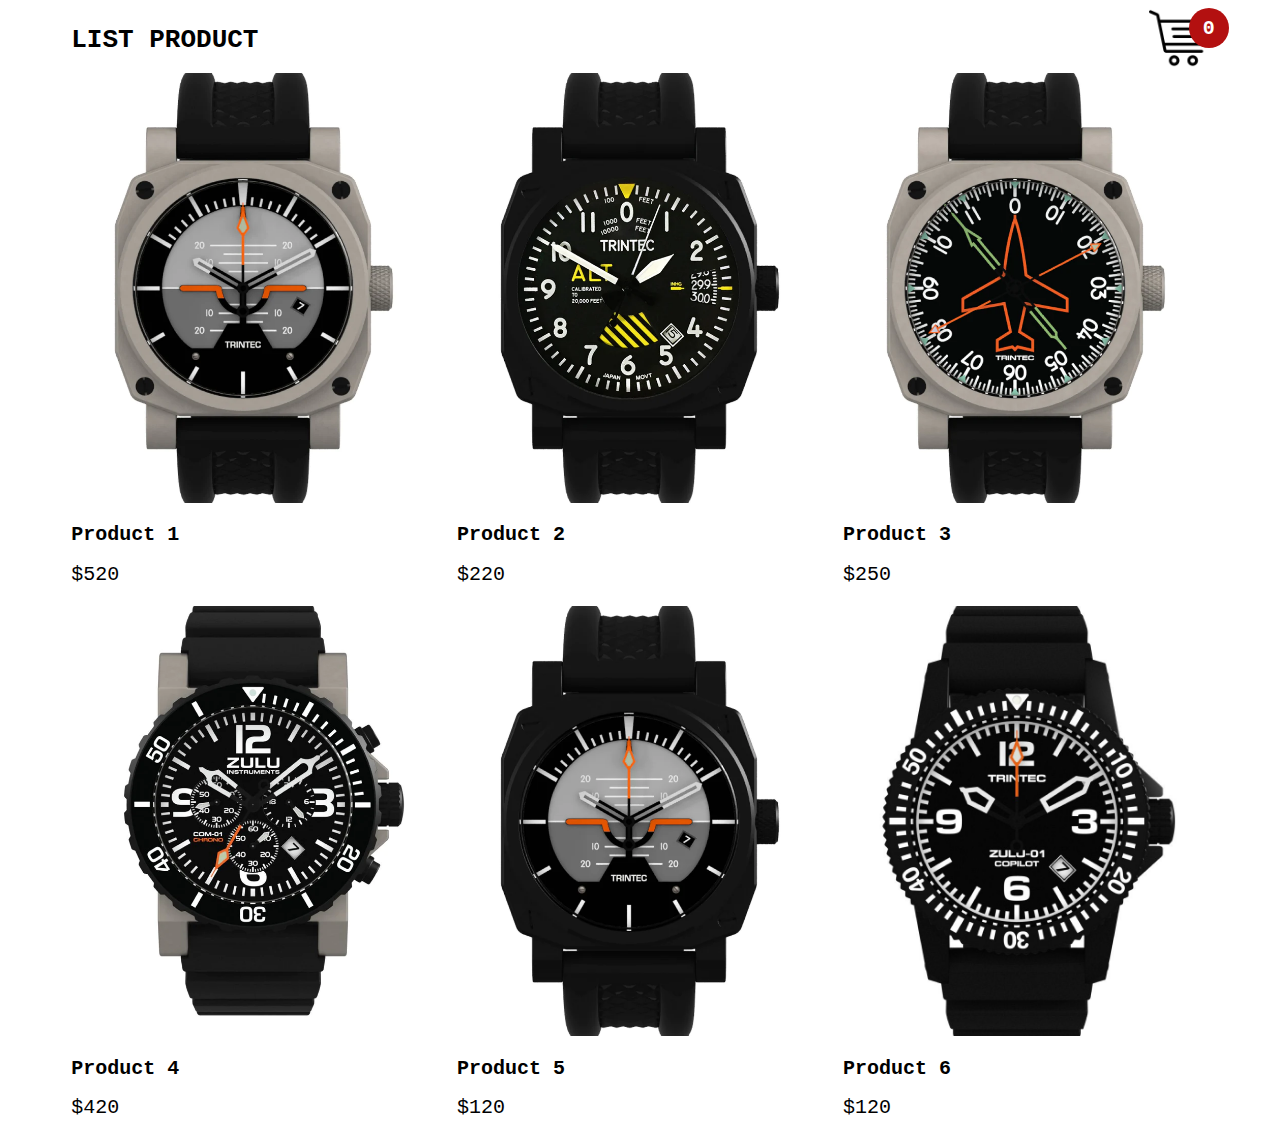
<file: cart_and_checkout-main/cart_and_checkout-main/index.html>
<!DOCTYPE html>
<html lang="en">
<head>
    <meta charset="UTF-8">
    <meta name="viewport" content="width=device-width, initial-scale=1.0">
    <title>Document</title>
    <link rel="stylesheet" href="style.css">
</head>
<body>

    <div class="container">
        <header>
            <h1>LIST PRODUCT</h1>
            <div class="iconCart">
                <img src="icon.png">
                <div class="totalQuantity">0</div>
            </div>
        </header>

        <div class="listProduct">

            <div class="item">
                <img src="images/1.webp" alt="">
                <h2>CoPilot / Black / Automatic</h2>
                <div class="price">$550</div>
                <button>Add To Cart</button>
            </div>

        </div>
    </div>

    <div class="cart">
        <h2>
            CART
        </h2>

        <div class="listCart">


            <div class="item">
                <img src="images/1.webp">
                <div class="content">
                    <div class="name">CoPilot / Black / Automatic</div>
                    <div class="price">$550 / 1 product</div>
                </div>
                <div class="quantity">
                    <button>-</button>
                    <span class="value">3</span>
                    <button>+</button>
                </div>
            </div>


        </div>

        <div class="buttons">
            <div class="close">
                CLOSE
            </div>
            <div class="checkout">
                <a href="checkout.html">CHECKOUT</a>
            </div>
        </div>
    </div>


    <script src="app.js"></script>
    
</body>
</html>
</file>
<file: bulludi loading/style.css>
body {
  /* background-color: cadetblue; */
  display: flex;
  flex-direction: column;
  align-items: center;
  justify-content: center;
  height: 100vh;
  overflow: hidden;
  margin: 0;
}

.bg {
  background: url('./anh-dep-40.jpg') 
  no-repeat center center/cover ;
  position: absolute;
  top: -30px;
  left: -30px;
  width: calc(100vw + 60px);
  height: calc(100vh + 60px);
  z-index: -1;
  filter: blur(20px);
}

.loading-text {
  font-size: 50px;
  color: #fff;
}
</file>
<file: form validator/style.css>
@import url('https://fonts.googleapis.com/css2?family=Inter:wght@400;500;700&family=Open+Sans:wght@300;400&display=swap');

:root {
  --success-color:rgb(50, 248, 50);
  --error-color:rgb(255, 2, 2);
}

*{
  box-sizing: border-box;
}

body {
  background-color: #3632;
  font-family: 'Open Sans', sans-serif;
  display: flex;
  align-items: center;
  justify-content: center;
  min-height: 100vh;
  margin: 0;
}

.container {
  background-color: #fff;
  border-radius: 5px;
  box-shadow: 0 2px 10px rgba(0, 0, 0, 0.3);
  width: 400px;
}
h2 {
  text-align: center;
  margin: 0 0 20px;
}

.form {
  padding: 30px 40px;
} 
.form-control {
  margin-bottom: 10px;
  padding-bottom: 20px;
  position: relative;
}
.form-control input {
  border: 2px solid #f0f0f0;
  border-radius: 4px;
  display: block;
  width: 100%;
  padding: 10px;
  font-size: 14px;
}
.form-control input:focus {
  outline: 0;
  border-color:#777 ;
}
.form-control.success input {
  border-color:var(--success-color);
}
.form-control.error input {
  border-color: var(--error-color);
}
.form-control small {
  color: var(--error-color);
  position: absolute;
  bottom: 0;
  left: 0;
  visibility: hidden;
  
}

.form-control.error small {
  visibility: visible;
}
.form button {
  cursor: pointer;
  background-color: rgb(81, 81, 255);
  border: 2px solid rgb(81, 81, 255);
  border-radius: 4px;
  color: #fff;
  display: block;
  font-size: 16px;
  padding: 10px;
  margin-top: 20px;
  width: 100%;
}
</file>
<file: movie seat booking/style.css>
@import url('https://fonts.googleapis.com/css2?family=Lato&family=Libre+Franklin&family=Montserrat:wght@500&display=swap');

*{
  box-sizing: border-box;

}

body {
  background-color: #242333;
  color: #fff;
  display: flex;
  flex-direction: column;
  align-items: center;
  justify-content: center;
  height: 100vh;
   
  font-family: 'lato', sans-serif;
  margin: 0;
}

.movie-container {
  margin: 20px 0;
}

.movie-container select{
  background-color: #fff;
  border:0;
  border-radius: 5px;
  font-size: 14px;
  margin-left: 10px;
  padding: 5px 15px 5px 15px;
  -moz-appearance: none;
  -webkit-appearance: none;
  appearance: none;
}
.seat {
  background-color: #444541;
  height: 12px;
  width: 15px;
  margin: 5px;
  border-top-left-radius: 10px;
  border-top-right-radius: 10px;
}
.row {
  display: flex;
}
.seat.selected {
  background-color: aqua;
}
.seat.occupied {
  background-color: #fff;
}
.seat:nth-of-type(2) {
  margin-right: 18px;
}
.seat:nth-last-of-type(3) {
  margin-right: 18px;
}
.seat:not(.occupied):hover {
  cursor: pointer;
  transform: scale(1.2);
}

.showcase .seat:not(.occupied):hover {
  cursor: default;
  transform: scale(1);
}
.showcase {
  margin-right:90px ;
  background: rgba(0, 0, 0, 0.1);
  padding: 5px 10px ;
  border-radius: 5px;
  color: #777;
   list-style-type: none;
   display: flex;
   justify-content: space-between;
   align-items: center;

}
.showcase li {display: flex;
align-items: center;
justify-content: center;
margin: 0 25px;}

.showcase li small {
  margin-left: 20px;
}
.screen {
  background-color: #fff;
  height: 70px;
  width: 80%;
  margin: 15px 0;
  transform: rotateX(-45deg);
  box-shadow: 0 3px 10px rgba(255, 255, 255, 0.7);
}
.container {
  perspective: 1000px;
  margin-bottom: 30px;
}
p.text {
  margin: 5px 0;
}
p.text span {
  color: aqua;
}
</file>
<file: scroll Animation/style.css>
*{
  box-sizing: border-box;
}
body {
background-color: #efedd6;
display: flex;
flex-direction: column;
align-items: center;
justify-content: center;
overflow-x: hidden;
margin: 0;
}
h1 {
    margin: 10px;
}
.box {
  background-color: steelblue;
  color: #fff;
  display: flex;
  align-items: center;
  justify-self: center;
  width: 400px;
  height: 200px;
  border-radius: 10px;
  box-shadow: 2px 4px 5px rgba(0, 0, 0, 0.3);
  transform: translateX(400%);
  transition: transform 0.4s ease;
  margin-top: 10px;
}
.box:nth-of-type(even) {
  transform: translateX(-400%);
}
.box.show {
    transform: translate(0);
    align-items: center;
      justify-content: center;
}
.box h2 {
  font-size: 45px;
  
}
</file>
<file: add_to_cart_v3-main/add_to_cart_v3-main/style.css>
body{
    margin: 0;
    font-family: Poppins;
}
.container{
    width: 900px;
    margin: auto;
    max-width: 90vw;
    text-align: center;
    padding-top: 10px;
    transition: transform .5s;
}
svg{
    width: 30px;
}
header{
    display: flex;
    justify-content: space-between;
    align-items: center;
    padding: 20px 0;
}
.icon-cart{
    position: relative;
}
.icon-cart span{
    position: absolute;
    background-color: red;
    width: 30px;
    height: 30px;
    display: flex;
    justify-content: center;
    align-items: center;
    border-radius: 50%;
    color: #fff;
    top: 50%;
    right: -20px;
}
.title{
    font-size: xx-large;
}
.listProduct .item img{
    width: 90%;
    filter: drop-shadow(0 50px 20px #0009);
}
.listProduct{
    display: grid;
    grid-template-columns: repeat(4, 1fr);
    gap: 20px;
}
.listProduct .item{
    background-color: #EEEEE6;
    padding: 20px;
    border-radius: 20px;
}
.listProduct .item h2{
    font-weight: 500;
    font-size: large;
}
.listProduct .item .price{
    letter-spacing: 7px;
    font-size: small;
}
.listProduct .item button{
    background-color: #353432;
    color: #eee;
    border: none;
    padding: 5px 10px;
    margin-top: 10px;
    border-radius: 20px;
}

/* cart */
.cartTab{
    width: 400px;
    background-color: #353432;
    color: #eee;
    position: fixed;
    top: 0;
    right: -400px;
    bottom: 0;
    display: grid;
    grid-template-rows: 70px 1fr 70px;
    transition: .5s;
}
body.showCart .cartTab{
    right: 0;
}
body.showCart .container{
    transform: translateX(-250px);
}
.cartTab h1{
    padding: 20px;
    margin: 0;
    font-weight: 300;
}
.cartTab .btn{
    display: grid;
    grid-template-columns: repeat(2, 1fr);
}
.cartTab button{
    background-color: #E8BC0E;
    border: none;
    font-family: Poppins;
    font-weight: 500;
    cursor: pointer;
}
.cartTab .close{
    background-color: #eee;
}
.listCart .item img{
    width: 100%;
}
.listCart .item{
    display: grid;
    grid-template-columns: 70px 150px 50px 1fr;
    gap: 10px;
    text-align: center;
    align-items: center;
}
.listCart .quantity span{
    display: inline-block;
    width: 25px;
    height: 25px;
    background-color: #eee;
    border-radius: 50%;
    color: #555;
    cursor: pointer;
}
.listCart .quantity span:nth-child(2){
    background-color: transparent;
    color: #eee;
    cursor: auto;
}
.listCart .item:nth-child(even){
    background-color: #eee1;
}
.listCart{
    overflow: auto;
}
.listCart::-webkit-scrollbar{
    width: 0;
}
@media only screen and (max-width: 992px) {
    .listProduct{
        grid-template-columns: repeat(3, 1fr);
    }
}


/* mobile */
@media only screen and (max-width: 768px) {
    .listProduct{
        grid-template-columns: repeat(2, 1fr);
    }
}
</file>
<file: Book_Store_Website_Part_3/Book Store Website Part 3/style.css>
*{
    margin: 0;
    padding: 0;
    box-sizing: border-box;
    font-family: sans-serif;
}

section{
    width: 100%;
    height: 100vh;
    background-image: url(image/bg.png);
    background-size: cover;
    background-position: center;
}

section nav{
    width: 100%;
    display: flex;
    align-items: center;
    justify-content: space-around;
    box-shadow: 0 0 10px #089da1;
    background: #fff;
    position: fixed;
    left: 0;
    z-index: 100;
}

section nav .logo img{
    width: 100px;
    cursor: pointer;
    margin: 8px 0;
}

section nav ul{
    list-style: none;
}

section nav li{
    display: inline-block;
    padding: 0 10px;
}

section nav li a{
    text-decoration: none;
    color: #000;
}

section nav li a:hover{
    color: #089da1;
}

section nav .social_icon i{
    margin: 0 5px;
    font-size: 18px;
}
.signUp:hover {
    color: #089da1;
    cursor: pointer;
}

.login:hover {
    cursor: pointer;    color: #089da1;
}

section nav .social_icon i:hover{
    color: #089da1;
    cursor: pointer;
}

section .main{
    display: flex;
    align-items: center;
    justify-content: space-around;
    position: relative;
    top: 10%;
}

section .main h1{
    position: relative;
    font-size: 55px;
    top: 80px;
    left: 25px;
}

section .main h1 span{
    color: #089da1;
}

section .main p{
    width: 650px;
    text-align: justify;
    line-height: 22px;
    position: relative;
    top: 125px;
    left: 25px;
}

section .main .main_tag .main_btn{
    background: #089da1;
    padding: 10px 20px;
    position: relative;
    top: 200px;
    left: 25px;
    color: #fff;
    text-decoration: none;
}
.main_img{
    margin: 0 64px;
    width: 100%;
    height: 90vh;
    background-color: #089da1;
}

/* banner
.item .el1{
background-image: url(./);
} */




/*services*/

.services{
    width: 100%;
    height: auto;
    margin: 35px 0;
}

.services .services_box{
    width: 95%;
    margin: 0 auto;
    display: flex;
    align-items: center;
    justify-content: space-around;
}

.services .services_box .services_card{
    text-align: center;
    width: 310px;
    height: auto;
    box-shadow: 0 0 8px #089da1;
    padding: 15px 10px;
}

.services .services_box .services_card i{
    color: #089da1;
    font-size: 45px;
    margin-bottom: 15px;
    cursor: pointer;
}

.services .services_box .services_card h3{
    margin-bottom: 10px;
}




/*about*/

.about{
    width: 100%;
    height: auto;
    padding: 20px;
    display: flex;
    align-items: center;
    justify-content: space-around;
}

.about .about_image img{
    width: 800px;
}

.about .about_tag h1{
    font-size: 50px;
    position: relative;
    bottom: 35px;
}

.about .about_tag p{
    line-height: 22px;
    width: 650px;
    text-align: justify;
    margin-bottom: 15px;
}

.about .about_tag .about_btn{
    padding: 10px 20px;
    background: #089da1;
    color: #fff;
    text-decoration: none;
    position: relative;
    top: 50px;
}



/*Books*/

.featured_boks{
    width: 100%;
    height: 100vh;
    padding: 70px 0;
}

.featured_boks h1{
    display: flex;
    align-items: center;
    justify-content: center;
    margin-bottom: 30px;
    font-size: 45px;
}

.featured_boks .featured_book_box{
    width: 95%;
    height: 60vh;
    margin: 0 auto;
    display: grid;
    grid-template-columns: 1fr 1fr 1fr 1fr 1fr 1fr 1fr 1fr 1fr 1fr 1fr 1fr 1fr 1fr 1fr;
    overflow: hidden;
    overflow-x: scroll;
}

.featured_boks .featured_book_box .featured_book_card{
    width: 250px;
    height: 420px;
    text-align: center;
    padding: 5px;
    border: 1px solid #919191;
    margin: auto 20px;
}

.featured_boks .featured_book_box .featured_book_card:hover{
    box-shadow: 0 0 5px #089da1;
}

.featured_boks .featured_book_box .featured_book_card .featurde_book_img img{
    width: 150px;
}

.featured_boks .featured_book_box .featured_book_card .featurde_book_tag h2{
    margin: 12px;
}

.featured_boks .featured_book_box .featured_book_card .featurde_book_tag .writer{
    color: #919191;
}

.featured_boks .featured_book_box .featured_book_card .featurde_book_tag .categories{
    color: #089da1;
    margin-top: 8px;
}

.featured_boks .featured_book_box .featured_book_card .featurde_book_tag .book_price{
    margin-top: 8px;
    font-weight: bold;
    margin-bottom: 15px;
}

.featured_boks .featured_book_box .featured_book_card .featurde_book_tag .book_price sub{
    font-weight: 100;
    padding: 0 5px;
}

.featured_boks .featured_book_box .featured_book_card .featurde_book_tag .f_btn{
    padding: 8px 20px;
    border: 2px solid #089da1;
    text-decoration: none;
    color: #000;
}

::-webkit-scrollbar{
    width: 10px;
    height: 5px;
}

::-webkit-scrollbar-track{
    box-shadow: inset 0 0 8px rgba(0,0,0,0.2);
}

::-webkit-scrollbar-thumb{
    background: #089da1;
    border-radius: 10px;
}




/*arrivals*/

.arrivals{
    width: 100%;
    height: 100vh;
    margin-bottom: 35px;
}

.arrivals h1{
    font-size: 50px;
    text-align: center;
    margin-bottom: 35px;
}

.arrivals .arrivals_box{
    width: 95%;
    margin: 0 auto;
    display: grid;
    grid-template-columns: 1fr 1fr 1fr 1fr 1fr;
    grid-gap: 25px 0;
}

.arrivals .arrivals_box .arrivals_card{
    width: 250px;
    height: 340px;
    text-align: center;
    padding: 5px;
    border: 1px solid #919191;
    margin: auto 20px;
}

.arrivals .arrivals_box .arrivals_card:hover{
    box-shadow: 0 0 5px #089da1;
}

.arrivals .arrivals_box .arrivals_card .arrivals_image{
    width: 150px;
    height: 220px;
    margin: 0 auto;
    cursor: pointer;
    box-shadow: 0 0 8px rgba(0,0,0,0.5);
    overflow: hidden;
}

.arrivals .arrivals_box .arrivals_card .arrivals_image img{
    width: 100%;
    height: 100%;
    object-fit: cover;
    object-position: center;
    transition: 0.3s;
}

.arrivals .arrivals_box .arrivals_card:hover .arrivals_image img{
    transform: scale(1.1);
}

.arrivals .arrivals_box .arrivals_card .arrivals_tag p{
    font-family: queen of camelot;
    font-size: 20px;
    margin: 8px 0;
}

.arrivals .arrivals_box .arrivals_card .arrivals_tag .arrivals_icon{
    color: #089da1;
    margin-bottom: 18px;
}

.arrivals .arrivals_box .arrivals_card .arrivals_tag .arrivals_btn{
    padding: 8px 20px;
    border: 2px solid #089da1;
    text-decoration: none;
    color: #000;
}




/*reviews*/

.reviews{
    width: 100%;
    height: auto;
}

.reviews h1{
    text-align: center;
    font-size: 50px;
    margin-top: 55px;
}

.reviews .review_box{
    width: 95%;
    height: 50vh;
    margin: 15px auto;
    display: flex;
    align-items: center;
    justify-content: center;
}

.reviews .review_box .review_card{
    width: 400px;
    height: 320px;
    box-shadow: 0 0 8px #089da1;
    padding: 15px;
    margin: 0 12px;
}

.reviews .review_box .review_card i{
    float: right;
    font-size: 120px;
    position: relative;
    bottom: 20px;
    color: #eaeaea;
}

.reviews .review_box .review_card .card_top img{
    width: 80px;
    border-radius: 50%;
    margin-bottom: 10px;
}

.reviews .review_box .review_card .card p{
    margin: 10px 0 10px 0;
    text-align: justify;
    line-height: 22px;
}

.reviews .review_box .review_card .card .review_icon i{
    font-size: 16px;
    float: left;
    margin-top: 20px;
    color: #089da1;
    padding: 0 1px;
}




/*Banner*/

.banner{
    width: 100%;
    height: 50vh;
    background-image: url(image/banner.jpg);
    background-size: cover;
    background-position: center;
}

.banner .banner_btn{
    padding: 8px 20px;
    background: #089da1;
    text-decoration: none;
    color: #fff;
    position: relative;
    top: 70%;
    left: 7%;
}




/*Blog*/

.blog{
    width: 100%;
    height: auto;
    margin: 25px 0;
}

.blog h1{
    text-align: center;
    font-size: 50px;
    margin-bottom: 30px;
}

.blog .blog_box{
    width: 95%;
    margin: 0 auto;
    display: grid;
    grid-template-columns: 1fr 1fr 1fr;
}

.blog .blog_box .blog_card{
    margin: 0 auto;
    width: 450px;
    height: auto;
    box-shadow: 0 0 8px rgba(0,0,0,0.5);
}

.blog .blog_box .blog_card .blog_img{
    width: 450px;
    height: 300px;
    overflow: hidden;
}

.blog .blog_box .blog_card .blog_img img{
    width: 100%;
    height: 100%;
    object-fit: cover;
    object-position: center;
}

.blog .blog_box .blog_card .blog_tag{
    padding: 20px;
}

.blog .blog_box .blog_card .blog_tag h2{
    color: #089da1;
}

.blog .blog_box .blog_card .blog_tag p{
    margin-top: 10px;
    text-align: justify;
    line-height: 22px;
}

.blog .blog_box .blog_card .blog_tag .blog_icon{
    display: flex;
    align-items: center;
    justify-content: space-between;
    color: #089da1;
    cursor: pointer;
}




/*Footer*/

footer{
    width: 100%;
    background: #eaeaea;
}

footer .footer_main{
    width: 100%;
    display: flex;
    justify-content: space-around;
}

footer .footer_main .tag{
    margin: 10px 0;
}

footer .footer_main .tag img{
    width: 100px;
    margin-bottom: 10px;
}

footer .footer_main .tag p{
    width: 250px;
    line-height: 22px;
    text-align: justify;
}

footer .footer_main .tag h1{
    font-size: 25px;
    margin: 25px 0;
    color: #000;
}

footer .footer_main .tag a{
    display: block;
    color: black;
    text-decoration: none;
    margin: 10px 0;
}

footer .footer_main .tag i{
    margin-right: 10px;
}

footer .footer_main .tag .social_link i{
    margin: 0 5px;
}

footer .footer_main .tag .search_bar{
    width: 230px;
    height: 30px;
    background: rgba(202,202,202);
    border-radius: 25px;
}

footer .footer_main .tag .search_bar input{
    width: 200px;
    padding: 2px 0;
    position: relative;
    top: 17%;
    left: 6%;
    border: none;
    outline: none;
    font-size: 13px;
    background: none;
}

footer .footer_main .tag .search_bar button{
    padding: 7px 15px;
    background: #089da1;
    border: none;
    margin-top: 15px;
    border-radius: 25px;
    color: #fff;
    cursor: pointer;
}

footer .end{
    display: flex;
    align-items: center;
    justify-content: center;
    padding: 15px;
    color: #000;
}

footer .end span{
    color: #089da1;
    margin-left: 10px;
}
</file>
<file: cart_and_checkout-main/cart_and_checkout-main/style.css>
body{
    font-family: monospace;
    overflow-x: hidden;
    font-synthesis: 15px;
}
a{
    text-decoration: none;
}
.container{
    width: 1200px;
    margin: auto;
    max-width: 90%;
    transition: transform 1s;
}
header img{
    width: 60px;
}
header{
    display: flex;
    align-items: center;
    justify-content: space-between;
}
header .iconCart{
    position: relative;
    z-index: 1;
}
header .totalQuantity{
    position: absolute;
    top: 0;
    right: 0;
    font-size: x-large;
    background-color: #b31010;
    width: 40px;
    height: 40px;
    color: #fff;
    font-weight: bold;
    display: flex;
    justify-content: center;
    align-items: center;
    border-radius: 50%;
    transform: translateX(20px);
}
.listProduct{
    display: grid;
    grid-template-columns: repeat(3, 1fr);
    gap: 20px;
}
.listProduct .item img{
    width: 100%;
        height: 430px;
    object-fit: cover;
}
.listProduct .item{
    position: relative;
}
.listProduct .item h2{
    font-weight: 700;
    font-size: x-large;
}
.listProduct .item .price{
    font-size: x-large;
}

.listProduct .item button{
    position: absolute;
    top: 50%;
    left: 50%;
    background-color: #e6572c;
    color: #fff;
    width: 50%;
    border: none;
    padding: 20px 30px;
    box-shadow: 0 10px 50px #000;
    cursor: pointer;
    transform: translateX(-50%) translateY(100px);
    opacity: 0;
}
.listProduct .item:hover button{
    transition:  0.5s;
    opacity: 1;
    transform: translateX(-50%) translateY(0);
}
.cart{
    color: #fff;
    position: fixed;
    width: 400px;
    max-width: 80vw;
    height: 100vh;
    background-color: #0E0F11;
    top: 0px;
    right: -100%;
    display: grid;
    grid-template-rows: 50px 1fr 50px;
    gap: 20px;
    transition: right 1s;
}

.cart .buttons .checkout{
    background-color: #E8BC0E;
    color: #000;
}
.cart h2{
    color: #E8BC0E;
    padding: 20px;
    height: 30px;
    margin: 0;
}


.cart .listCart .item{
    display: grid;
    grid-template-columns: 50px 1fr 70px;
    align-items: center;
    gap: 20px;
    margin-bottom: 20px;
    
}
.cart .listCart img{
    width: 100%;
    height: 70px;
    object-fit: cover;
    border-radius: 10px;
}
.cart .listCart .item .name{
    font-weight: bold;
}
.cart .listCart .item .quantity{
    display: flex;
    justify-content: end;
    align-items: center;
}
.cart .listCart .item .quantity span{
    display: block;
    width: 50px;
    text-align: center;
}

.cart .listCart{
    padding: 20px;
    overflow: auto;
}
.cart .listCart::-webkit-scrollbar{
    width: 0;
}

.cart .buttons{
    display: grid;
    grid-template-columns: repeat(2, 1fr);
    text-align: center;
}
.cart .buttons div{
    background-color: #000;
    display: flex;
    justify-content: center;
    align-items: center;
    font-weight: bold;
    cursor: pointer;
}
.cart .buttons a{
    color: #fff;
    text-decoration: none;
}
.checkoutLayout{
    display: grid;
    grid-template-columns: repeat(2, 1fr);
    gap: 50px;
    padding: 20px;
}
.checkoutLayout .right{
    background-color: #5358B3;
    border-radius: 20px;
    padding: 40px;
    color: #fff;
}
.checkoutLayout .right .form{
    display: grid;
    grid-template-columns: repeat(2, 1fr);
    gap: 20px;
    border-bottom: 1px solid #7a7fe2;
    padding-bottom: 20px;
}
.checkoutLayout .form h1,
.checkoutLayout .form .group:nth-child(-n+3){
    grid-column-start: 1;
    grid-column-end: 3;
}
.checkoutLayout .form input, 
.checkoutLayout .form select
{
    width: 100%;
    padding: 10px 20px;
    box-sizing: border-box;
    border-radius: 20px;
    margin-top: 10px;
    border:none;
    background-color: #6a6fc9;
    color: #fff;
}
.checkoutLayout .right .return .row{
    display: flex;
    justify-content: space-between;
    align-items: center;
    margin-top: 10px;
}
.checkoutLayout .right .return .row div:nth-child(2){
    font-weight: bold;
    font-size: x-large;
}
.buttonCheckout{
    width: 100%;
    height: 40px;
    border: none;
    border-radius: 20px;
    background-color: #49D8B9;
    margin-top: 20px;
    font-weight: bold;
    color: #fff;


}
.returnCart h1{
    border-top: 1px solid #eee;  
    padding: 20px 0;
}
.returnCart .list .item img{
    height: 80px;
}
.returnCart .list .item{
    display: grid;
    grid-template-columns: 80px 1fr  50px 80px;
    align-items: center;
    gap: 20px;
    margin-bottom: 30px;
    padding: 0 10px;
    box-shadow: 0 10px 20px #5555;
    border-radius: 20px;
}
.returnCart .list .item .name,
.returnCart .list .item .returnPrice{
    font-size: large;
    font-weight: bold;
}
</file>
